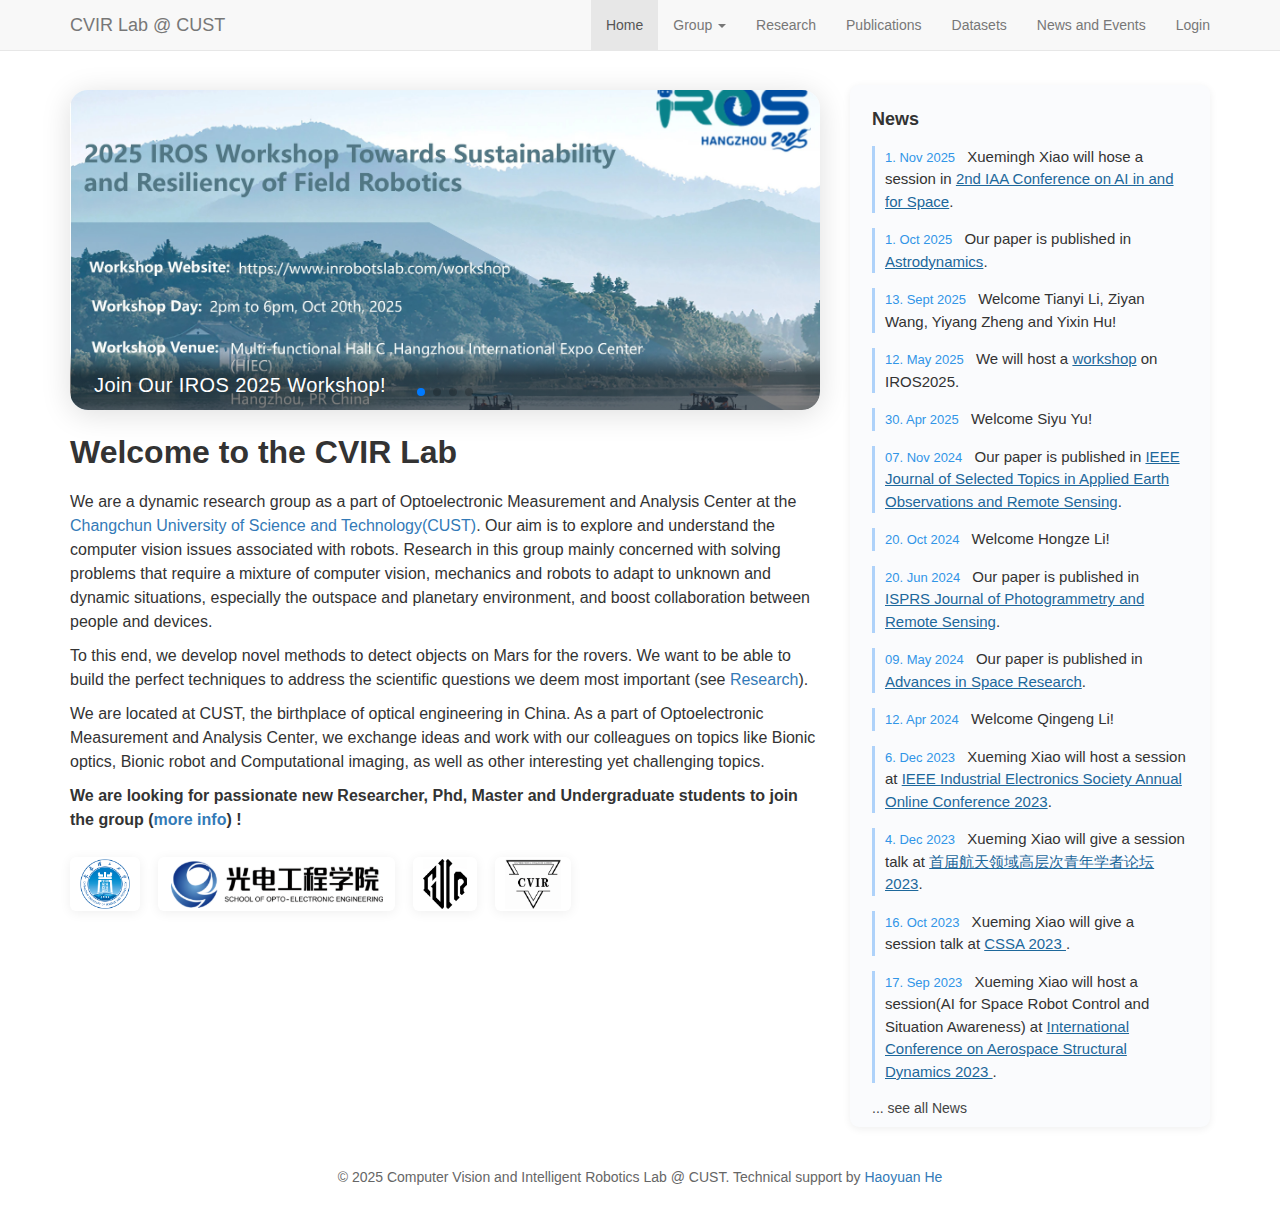
<file: index.html>
<!DOCTYPE html>
<html lang="en">
<head>
    <meta charset="UTF-8">
    <title>CVIR Lab</title>
    <meta name="viewport" content="width=device-width, initial-scale=1">

    <link rel="icon" type="image/jpg" href="/images/favicon/favicon.jpg">

    <!-- Bootstrap 3 -->
    <link rel="stylesheet"
          href="https://cdn.jsdelivr.net/npm/bootstrap@3.4.1/dist/css/bootstrap.min.css">
    <link rel="stylesheet" href="https://cdn.jsdelivr.net/npm/swiper@11/swiper-bundle.min.css" />
    <link rel="stylesheet" href="/css/main.css">

</head>

<body class="index-home">
<!-- 顶部导航栏 -->
<nav class="navbar navbar-default navbar-fixed-top">
    <div class="container">
        <div class="navbar-header">
            <button type="button" class="navbar-toggle collapsed" data-toggle="collapse" data-target="#navbar-main">
                <span class="sr-only">Toggle navigation</span>
                <span class="icon-bar"></span><span class="icon-bar"></span><span class="icon-bar"></span>
            </button>
            <a class="navbar-brand" href="/">CVIR Lab @ CUST</a>
        </div>
        <div class="collapse navbar-collapse" id="navbar-main">
            <ul class="nav navbar-nav navbar-right">
                <li class="active"><a href="/index.html">Home</a></li>
                <!-- 改成下拉菜单的 Group -->
                <li class="dropdown">
                    <a href="/Group" class="dropdown-toggle" data-toggle="dropdown" role="button" aria-haspopup="true" aria-expanded="false">
                        Group <span class="caret"></span>
                    </a>
                    <ul class="dropdown-menu">
                        <li><a href="/Group/leader.html">Leader</a></li>
                        <li><a href="/Group/PhdAndMsc.html">PhD Student and Msc Student</a></li>
                        <li><a href="/Group/alumni.html">Alumni</a></li>
                        <li><a href="/Group/collaborators.html">Collaborators</a></li>
                        <li><a href="/Group/visandbsc.html">Bachelor students and Visitors</a></li>
                    </ul>
                </li>
                <li><a href="/research.html">Research</a></li>
                <li><a href="/publications.html">Publications</a></li>
                <li><a href="/dataset.html">Datasets</a></li>
                <li><a href="/News.html">News and Events</a></li>
                <li><a href="https://cvirlab.cn2.quickconnect.cn">Login</a></li>
            </ul>
        </div>
    </div>
</nav>


<!-- 主体部分：两栏 -->
<div class="container">
    <div class="row">
        <!-- ===== 主内容 ===== -->
        <div class="col-md-8 main-content">
            <!-- 轮播图 -->
            <div class="swiper mySwiper">
                <div class="swiper-wrapper">

                    <!-- 加超链接版 -->
                    <div class="swiper-slide">
                        <a href="https://www.inrobotslab.com/workshop.html" target="_blank">
                        <img src="/images/workshop/IROSWorkshop.jpg" alt="Banner 1">
                        <div class="slide-caption">Join Our IROS 2025 Workshop!</div>
                        </a>
                    </div>

                    <!-- 不加超链接版 -->
                    <div class="swiper-slide">
                        <img src="/images/homepic/Group1.png" alt="Banner 2">
                    </div>
                    
                    <!-- 不加超链接版 -->
                    <div class="swiper-slide">
                        <img src="/images/homepic/Group2.png" alt="Banner 3">
                    </div>
                                        
                    <!-- 不加超链接版 -->
                    <div class="swiper-slide">
                        <img src="/images/homepic/Group4.jpg" alt="Banner 4">
                    </div>
                    
                    <!-- 更多图片可继续添加 -->
                </div>
                <div class="swiper-pagination"></div>
            </div>
            <!-- 介绍内容 -->
            <h1>Welcome to the CVIR Lab</h1>
            <p>
                We are a dynamic research group as a part of Optoelectronic Measurement and Analysis Center at the
                <a href="https://en.cust.edu.cn/" target="_blank">Changchun University of Science and Technology(CUST)</a>.
                Our aim is to explore and understand the computer vision issues associated with robots. Research in this group
                mainly concerned with solving problems that require a mixture of computer vision, mechanics and robots to adapt
                to unknown and dynamic situations, especially the outspace and planetary environment, and boost collaboration
                between people and devices.
            </p>
            <p>
                To this end, we develop novel methods to detect objects on Mars for the rovers. We want to be able to build
                the perfect techniques to address the scientific questions we deem most important (see <a href="/research/">Research</a>).
            </p>
            <p>
                We are located at CUST, the birthplace of optical engineering in China. As a part of Optoelectronic Measurement
                and Analysis Center, we exchange ideas and work with our colleagues on topics like Bionic optics, Bionic robot
                and Computational imaging, as well as other interesting yet challenging topics.
            </p>
            <p>
                <strong style="font-size:16px;">
                    We are looking for passionate new Researcher, Phd, Master and Undergraduate students to join the group
                    (<a href="/people/">more info</a>) !
                </strong>
            </p>
            <!-- LOGO栏 -->
            <div class="lab-logos">
                <img src="/images/logopic/cust-logo.png" alt="CUST">
                <img src="/images/logopic/oe.png" alt="School of Opto-Electronic">
                <img src="/images/homepic/cvirlogofill.jpg" alt="CVIR Lab">
                <img src="/images/homepic/newcvirlogo2.jpg" alt="Robot Lab">
            </div>
        </div>

        <!-- ===== 侧边新闻栏 =====  最好只放十一个-->
        <div class="col-md-4"  style="margin-top:25px;">
            <div class="side-news">
                <h4>News</h4>
                <ul class="news-list">
                    <li><span class="news-date">1. Nov 2025</span>
                        Xuemingh Xiao will hose a session in <a href="https://www.susaa.org.cn/iaaspaice/">2nd IAA Conference on AI in and for Space</a>.
                    </li>
                    <li><span class="news-date">1. Oct 2025</span>
                        Our paper is published in <a href="https://doi.org/10.1007/s42064-024-0260-2">Astrodynamics</a>.
                    </li>
                    <li><span class="news-date">13. Sept 2025</span>
                        Welcome Tianyi Li, Ziyan Wang, Yiyang Zheng and Yixin Hu!
                    </li>
                    <li><span class="news-date">12. May 2025</span>
                        We will host a <a href="https://www.inrobotslab.com/workshop.html">workshop</a> on IROS2025.
                    </li>
                    <li><span class="news-date">30. Apr 2025</span>
                        Welcome Siyu Yu!
                    </li>
                    <li><span class="news-date">07. Nov 2024</span>
                        Our paper is published in <a href="https://doi.org/10.1109/JSTARS.2024.3492346">IEEE Journal of Selected Topics in Applied Earth Observations and Remote Sensing</a>.
                    </li>
                    <li><span class="news-date">20. Oct 2024</span>
                        Welcome Hongze Li!
                    </li>
                    <li><span class="news-date">20. Jun 2024</span>
                        Our paper is published in <a href="https://doi.org/10.1016/j.isprsjprs.2024.06.008">ISPRS Journal of Photogrammetry and Remote Sensing</a>.
                    </li>
                    <li><span class="news-date">09. May 2024</span>
                        Our paper is published in <a href="https://doi.org/10.1016/j.asr.2024.05.011">Advances in Space Research</a>.
                    </li>
                    <li><span class="news-date">12. Apr 2024</span>
                        Welcome Qingeng Li!
                    </li>
                    <li><span class="news-date">6. Dec 2023</span>
                        Xueming Xiao will host a session at <a href="#">IEEE Industrial Electronics Society Annual Online Conference 2023</a>.
                    </li>
                    <li><span class="news-date">4. Dec 2023</span>
                        Xueming Xiao will give a session talk at <a href="#">首届航天领域高层次青年学者论坛 2023</a>.
                    </li>
                    <li><span class="news-date">16. Oct 2023</span>
                        Xueming Xiao will give a session talk at <a href="http://cssa2023.cssr.org.cn/meeting/cssa2023/"> CSSA 2023 </a>.
                    </li>
                    <li><span class="news-date">17. Sep 2023</span>
                        Xueming Xiao will host a session(AI for Space Robot Control and Situation Awareness) at <a href="https://www.icasd.cn/index/index.html"> International Conference on Aerospace Structural Dynamics 2023 </a>.
                    </li>

                </ul>
                <a class="news-more" href="/News.html">... see all News</a>
            </div>
        </div>
    </div>
</div>

<footer>
    © 2025 Computer Vision and Intelligent Robotics Lab @ CUST. Technical support by <a href="https://github.com/CRsaMmiisssV">Haoyuan He</a>
</footer>

<!-- Bootstrap JS -->
<script src="https://cdn.jsdelivr.net/npm/jquery@3.7.1/dist/jquery.min.js"></script>
<script src="https://cdn.jsdelivr.net/npm/bootstrap@3.4.1/dist/js/bootstrap.min.js"></script>
<script src="https://cdn.jsdelivr.net/npm/swiper@11/swiper-bundle.min.js"></script>
<script>
    var swiper = new Swiper(".mySwiper", {
        loop: true,
        autoplay: { delay: 3200, disableOnInteraction: false },
        pagination: { el: ".swiper-pagination", clickable: true },
        effect: "slide",
        speed: 700,
    });
</script>
</body>
</html>
</file>
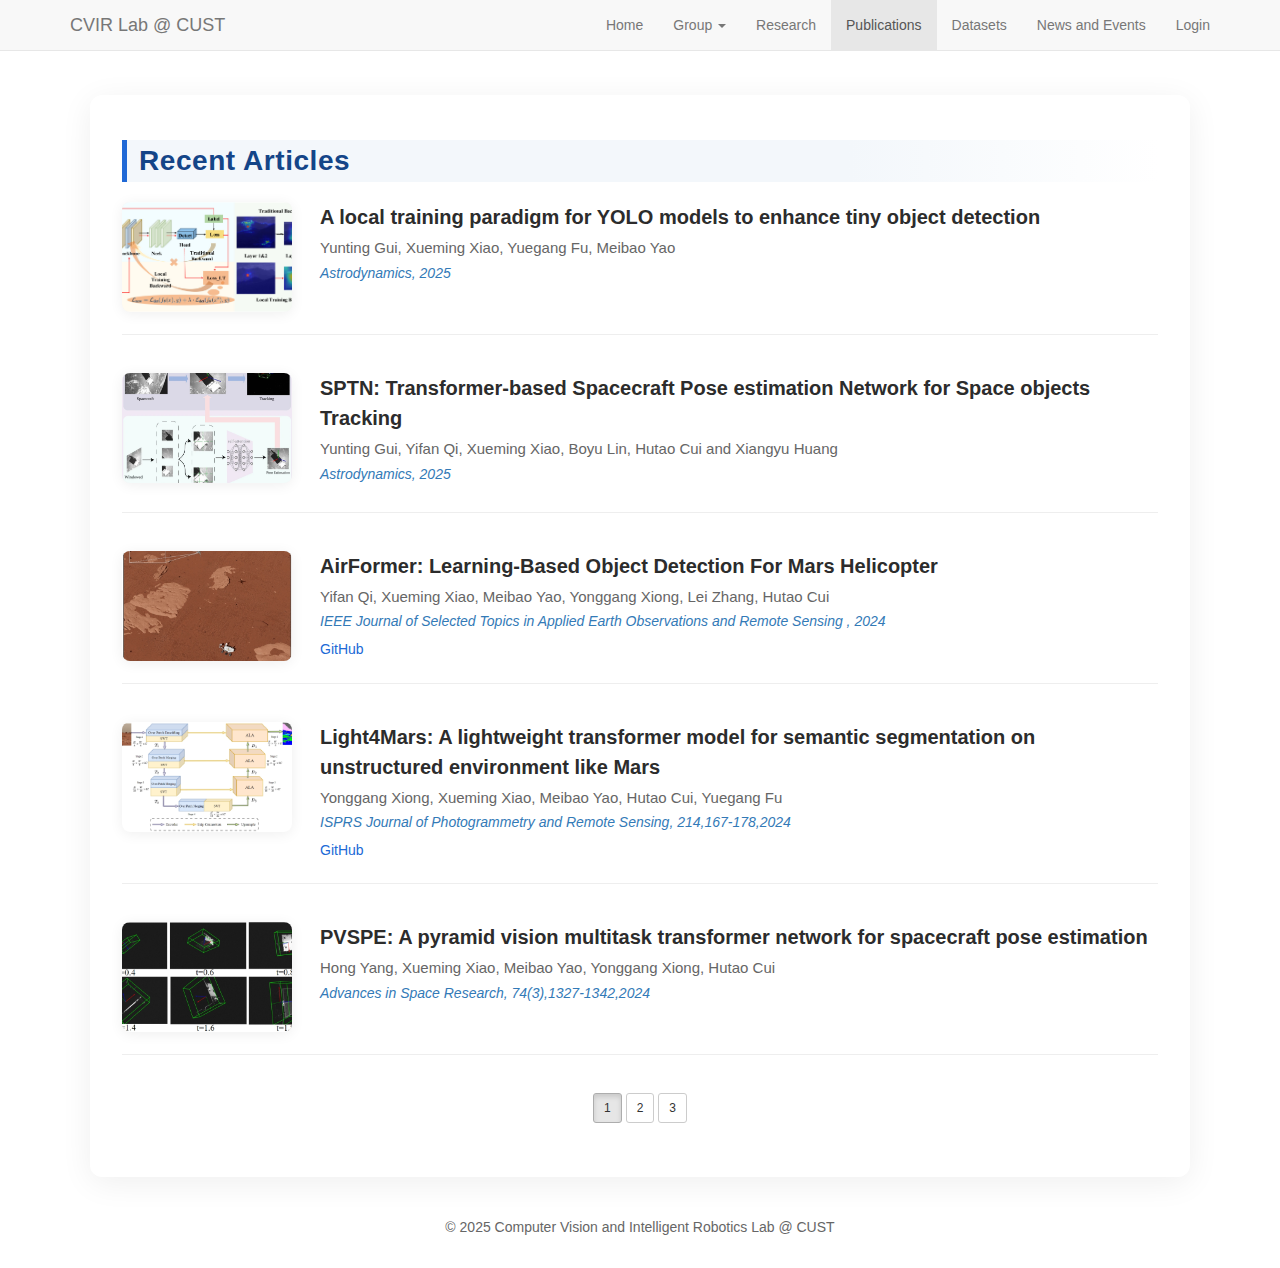
<file: publications.html>
<!DOCTYPE html>
<html lang="en">
<head>
  <meta charset="UTF-8">
  <title>Publications - CVIR Lab</title>
  <meta name="viewport" content="width=device-width, initial-scale=1">
  <link rel="icon" type="image/jpg" href="/images/favicon/favicon.jpg">
  <link rel="stylesheet" href="https://cdn.jsdelivr.net/npm/bootstrap@3.4.1/dist/css/bootstrap.min.css">
  <link rel="stylesheet" href="/css/main.css">
  <style>
    /* 只给 Publications 页面用 */
    .pub-main {
      max-width: 1100px;
      margin: 45px auto 40px auto;
      background: #fff;
      border-radius: 12px;
      box-shadow: 0 6px 32px #0001;
      padding: 15px 32px 36px 32px;
    }

    .pub-section-title {
      font-size: 28px;
      font-weight: 600;
      margin: 30px 0 20px 0;
      border-left: 5px solid #2069d6;
      padding-left: 12px;
      letter-spacing: 0.02em;
      color: #144588;
      background: linear-gradient(90deg,#f3f7fb 70%,#fff 100%);
    }
    .pub-list {
      list-style: none;
      margin: 0; padding: 0;
    }
    .pub-item {
      display: flex;
      align-items: flex-start;
      gap: 28px;
      margin-bottom: 38px;
      border-bottom: 1px solid #eee;
      padding-bottom: 22px;
    }
    .pub-thumb {
      width: 170px;
      min-width: 130px;
      height: 110px;
      background: #f6f6f6;
      border-radius: 8px;
      overflow: hidden;
      display: flex;
      align-items: center;
      justify-content: center;
      box-shadow: 0 2px 14px #0001;
    }
    .pub-thumb img {
      width: 100%;
      height: 100%;
      object-fit: cover;
    }
    .pub-info {
      flex: 1;
    }
    .pub-title {
      font-size: 20px;
      font-weight: 600;
      color: #2c2c2c;
      margin-bottom: 5px;
    }
    .pub-authors {
      color: #666;
      margin-bottom: 3px;
      font-size: 15px;
    }
    .pub-journal {
      font-style: italic;
      color: #2069d6;
      margin-bottom: 5px;
    }
    .pub-links {
      margin-top: 7px;
    }
    .pub-links a {
      font-size: 14px;
      margin-right: 18px;
      color: #2069d6;
    }
    @media (max-width: 767px) {
      .pub-main { padding: 12px 2vw; }
      .pub-item { flex-direction: column; gap: 14px; }
      .pub-thumb { width: 100%; height: 130px; }
    }
  </style>
</head>

<body>
<!-- 顶部导航栏（省略，直接复用你的主站导航） -->
<nav class="navbar navbar-default navbar-fixed-top">
  <div class="container">
    <div class="navbar-header">
      <button type="button" class="navbar-toggle collapsed" data-toggle="collapse" data-target="#navbar-main">
        <span class="sr-only">Toggle navigation</span>
        <span class="icon-bar"></span><span class="icon-bar"></span><span class="icon-bar"></span>
      </button>
      <a class="navbar-brand" href="/">CVIR Lab @ CUST</a>
    </div>
    <div class="collapse navbar-collapse" id="navbar-main">
      <ul class="nav navbar-nav navbar-right">
        <li><a href="/index.html">Home</a></li>
        <li class="dropdown">
          <a href="/Group" class="dropdown-toggle" data-toggle="dropdown" role="button" aria-haspopup="true" aria-expanded="false">
            Group <span class="caret"></span>
          </a>
          <ul class="dropdown-menu">
            <li><a href="/Group/leader.html">Leader</a></li>
            <li><a href="/Group/PhdAndMsc.html">PhD Student and Msc Student</a></li>
            <li><a href="/Group/alumni.html">Alumni</a></li>
            <li><a href="/Group/collaborators.html">Collaborators</a></li>
            <li><a href="/Group/visandbsc.html">Bachelor students and Visitors</a></li>
          </ul>
        </li>
        <li><a href="/research.html">Research</a></li>
        <li class="active"><a href="/publications.html">Publications</a></li>
        <li><a href="/dataset.html">Datasets</a></li>
        <li><a href="/News.html">News and Events</a></li>
        <li><a href="https://cvirlab.cn2.quickconnect.cn">Login</a></li>
      </ul>
    </div>
  </div>
</nav>

<!-- 主体内容区块 -->
<div class="pub-main">
  <div class="pub-section-title">Recent Articles</div>
  <ul class="pub-list" id="pub-list">


    <li class="pub-item">
      <div class="pub-thumb">
        <img src="/images/publicationpic/lr.jpg" alt="Paper Thumbnail">
      </div>
      <div class="pub-info">
        <div class="pub-title">A local training paradigm for YOLO models to enhance tiny object detection</div>
        <div class="pub-authors">Yunting Gui, Xueming Xiao, Yuegang Fu, Meibao Yao</div>
        <div class="pub-journal"><a href="https://doi.org/10.1007/s42064-024-0260-2">Astrodynamics, 2025</a></div>
      </div>
    </li>

    <li class="pub-item">
      <div class="pub-thumb">
        <img src="/images/publicationpic/sptn.png" alt="Paper Thumbnail">
      </div>
      <div class="pub-info">
        <div class="pub-title">SPTN: Transformer-based Spacecraft Pose estimation Network for Space objects Tracking</div>
        <div class="pub-authors">Yunting Gui, Yifan Qi, Xueming Xiao, Boyu Lin, Hutao Cui and Xiangyu Huang</div>
        <div class="pub-journal"><a href="https://doi.org/10.1007/s42064-024-0260-2">Astrodynamics, 2025</a></div>
      </div>
    </li>
    
    <li class="pub-item">
      <div class="pub-thumb">
        <img src="/images/publicationpic/airformer.png" alt="Paper Thumbnail">
      </div>
      <div class="pub-info">
        <div class="pub-title">AirFormer: Learning-Based Object Detection For Mars Helicopter</div>
        <div class="pub-authors">Yifan Qi, Xueming Xiao, Meibao Yao, Yonggang Xiong, Lei Zhang, Hutao Cui</div>
        <div class="pub-journal"><a href="https://doi.org/10.1109/JSTARS.2024.3492346">IEEE Journal of Selected Topics in Applied Earth Observations and Remote Sensing , 2024</a></div>
        <div class="pub-links">
          <a href="https://github.com/CVIR-Lab/SynMars/tree/SynMars-Air">GitHub</a>
        </div>
      </div>
    </li>


    <li class="pub-item">
      <div class="pub-thumb">
        <img src="/images/publicationpic/light4mars.png" alt="Paper Thumbnail">
      </div>
      <div class="pub-info">
        <div class="pub-title">Light4Mars: A lightweight transformer model for semantic segmentation on unstructured environment like Mars</div>
        <div class="pub-authors">Yonggang Xiong, Xueming Xiao, Meibao Yao, Hutao Cui, Yuegang Fu</div>
        <div class="pub-journal"><a href="https://doi.org/10.1016/j.isprsjprs.2024.06.008">ISPRS Journal of Photogrammetry and Remote Sensing, 214,167-178,2024</a></div>
        <div class="pub-links">
          <a href="https://github.com/CVIR-Lab/SynMars/tree/SynMars-TW">GitHub</a>
        </div>
      </div>
    </li>

    <li class="pub-item">
      <div class="pub-thumb">
        <img src="/images/publicationpic/pvspe.png" alt="Paper Thumbnail">
      </div>
      <div class="pub-info">
        <div class="pub-title">PVSPE: A pyramid vision multitask transformer network for spacecraft pose estimation</div>
        <div class="pub-authors">Hong Yang, Xueming Xiao, Meibao Yao, Yonggang Xiong, Hutao Cui</div>
        <div class="pub-journal"><a href="https://doi.org/10.1016/j.asr.2024.05.011">Advances in Space Research, 74(3),1327-1342,2024</a></div>
      </div>
    </li>
    

    <li class="pub-item">
      <div class="pub-thumb">
        <img src="/images/publicationpic/marsformer.png" alt="Paper Thumbnail">
      </div>
      <div class="pub-info">
        <div class="pub-title">MarsFormer: Martian Rock Semantic Segmentation with Transformer</div>
        <div class="pub-authors">Yonggang Xiongu, Xueming Xiao, Meibao Yao, Haiqaing Li, Hong Yang, Yuegang Fu</div>
        <div class="pub-journal"><a href="https://ieeexplore.ieee.org/document/10210278">IEEE Transactions on Geoscience and Remote Sensing, 61,1-12,2023</a></div>
        <div class="pub-links">
          <a href="https://github.com/CVIR-Lab/SynMars">Github</a>
        </div>
      </div>
    </li>


    <li class="pub-item">
      <div class="pub-thumb">
        <img src="/images/publicationpic/rockformer.png" alt="Paper Thumbnail">
      </div>
      <div class="pub-info">
        <div class="pub-title">RockFormer: A U-Shaped Transformer Network for Martian Rock Segmentation</div>
        <div class="pub-authors">Haiqaing Liu, Meibao Yao, Xueming Xiao, Yonggang Xiong</div>
        <div class="pub-journal"><a href="https://doi.org/10.1109/TGRS.2023.3235525">IEEE Transactions on Geoscience and Remote Sensing 61, 1-16, 2023</a></div>
        <div class="pub-links">
          <a href="https://ieee-dataport.org/documents/marsdata-v2-rock-segmentation-dataset-real-martian-scenes">IEEEDataPort</a>
        </div>
      </div>
    </li>

    <li class="pub-item">
      <div class="pub-thumb">
        <img src="/images/publicationpic/icra2023model.jpg" alt="Paper Thumbnail">
      </div>
      <div class="pub-info">
        <div class="pub-title">DC-MOT: Motion Deblurring and Compensation for Multi-Object Tracking in UAV Videos</div>
        <div class="pub-authors">Song Cheng, Meibao Yao, Xueming Xiao</div>
        <div class="pub-journal"><a href="https://www.icra2023.org/welcome">IEEE International Conference on Robotics and Automation (ICRA) (2023), ExCel London</a></div>
        <div class="pub-links">
        </div>
      </div>
    </li>


    <li class="pub-item">
      <div class="pub-thumb">
        <img src="/images/publicationpic/tnnls.png" alt="Paper Thumbnail">
      </div>
      <div class="pub-info">
        <div class="pub-title">A Kernel-Based Multi-Featured Rock Modeling and Detection Framework for a Mars Rover</div>
        <div class="pub-authors">Xiao, X., Yao, M., Liu, H., Wang, J., Zhang, L., & Fu, Y</div>
        <div class="pub-journal"><a href="https://doi.org/10.1109/TNNLS.2021.3131206">IEEE Transactions on Neural Networks and Learning Systems (2021)</a></div>
        <div class="pub-links">
        </div>
      </div>
    </li>


    <li class="pub-item">
      <div class="pub-thumb">
        <img src="/images/publicationpic/twostage.png" alt="Paper Thumbnail">
      </div>
      <div class="pub-info">
        <div class="pub-title">Safe Mars landing strategy: Towards lidar-based high altitude hazard detection</div>
        <div class="pub-authors">Xueming Xiao, Meibao Yao, Hutao Cui, Yuegang Fu</div>
        <div class="pub-journal"><a href="https://doi.org/10.1016/j.asr.2019.01.005">Advances in Space Research 63, 8 (2019)</a></div>
        <div class="pub-links">
        </div>
      </div>
    </li>

    <li class="pub-item">
      <div class="pub-thumb">
        <img src="/images/publicationpic/5dof.png" alt="Paper Thumbnail">
      </div>
      <div class="pub-info">
        <div class="pub-title">Auto rock detection via sparse-based background modeling for mars rover</div>
        <div class="pub-authors">Xueming Xiao, Hutao Cui, Meibao Yao, Yuegang Fu, Wanqiang Qi</div>
        <div class="pub-journal"><a href="https://doi.org/10.1109/CEC.2018.8477665">IEEE Congress on Evolutionary Computation (CEC). IEEE, 2018</a></div>
        <div class="pub-links">
        </div>
      </div>
    </li>


    <li class="pub-item">
      <div class="pub-thumb">
        <img src="/images/publicationpic/rc.png" alt="Paper Thumbnail">
      </div>
      <div class="pub-info">
        <div class="pub-title">Autonomous rock detection on mars through region contrast</div>
        <div class="pub-authors">Xueming Xiao, Hutao Cui, Meibao Yao, Yang Tian</div>
        <div class="pub-journal"><a href="https://doi.org/10.1016/j.asr.2017.04.028">Advances in Space Research 60, 3 (2017)</a></div>
        <div class="pub-links">
        </div>
      </div>
    </li>


    <li class="pub-item">
      <div class="pub-thumb">
        <img src="/images/publicationpic/planefit.png" alt="Paper Thumbnail">
      </div>
      <div class="pub-info">
        <div class="pub-title">Robust plane fitting algorithm for landing hazard detection</div>
        <div class="pub-authors">Xueming Xiao, Hutao Cui, Yang Tian</div>
        <div class="pub-journal"><a href="https://doi.org/10.1109/TAES.2015.140378">IEEE Transactions on Aerospace and Electronic Systems 51, 4 (2015)</a></div>
        <div class="pub-links">
        </div>
      </div>
    </li>

    <!-- ... 更多论文 ... -->
  </ul>
  <div id="pub-pagination" class="text-center" style="margin:18px 0;"></div>
</div>

<footer>
  © 2025 Computer Vision and Intelligent Robotics Lab @ CUST
</footer>

<!-- Bootstrap JS -->
<script src="https://cdn.jsdelivr.net/npm/jquery@3.7.1/dist/jquery.min.js"></script>
<script src="https://cdn.jsdelivr.net/npm/bootstrap@3.4.1/dist/js/bootstrap.min.js"></script>


<script>
  // ======== 简单静态分页（每页5条）=========
  $(function(){
    var pageSize = 5;
    var $pub = $('#pub-list > li');
    var pageCount = Math.ceil($pub.length / pageSize);

    function showPage(page){
      $pub.hide();
      $pub.slice((page-1)*pageSize, page*pageSize).show();
      // 分页栏
      var pagHtml = '';
      for(var i=1; i<=pageCount; i++){
        pagHtml += '<button class="btn btn-sm btn-default'+(i==page?' active':'')+'" style="margin:0 2px;" data-p="'+i+'">'+i+'</button>';
      }
      $('#pub-pagination').html(pagHtml);
    }

    // 默认显示第一页
    showPage(1);
    // 点击分页
    $('#pub-pagination').on('click', 'button', function(){
      showPage(Number($(this).data('p')));
      window.scrollTo({top:$('.pub-main').offset().top-30,behavior:'smooth'});
    });
  });
</script>

</body>
</html>
</file>
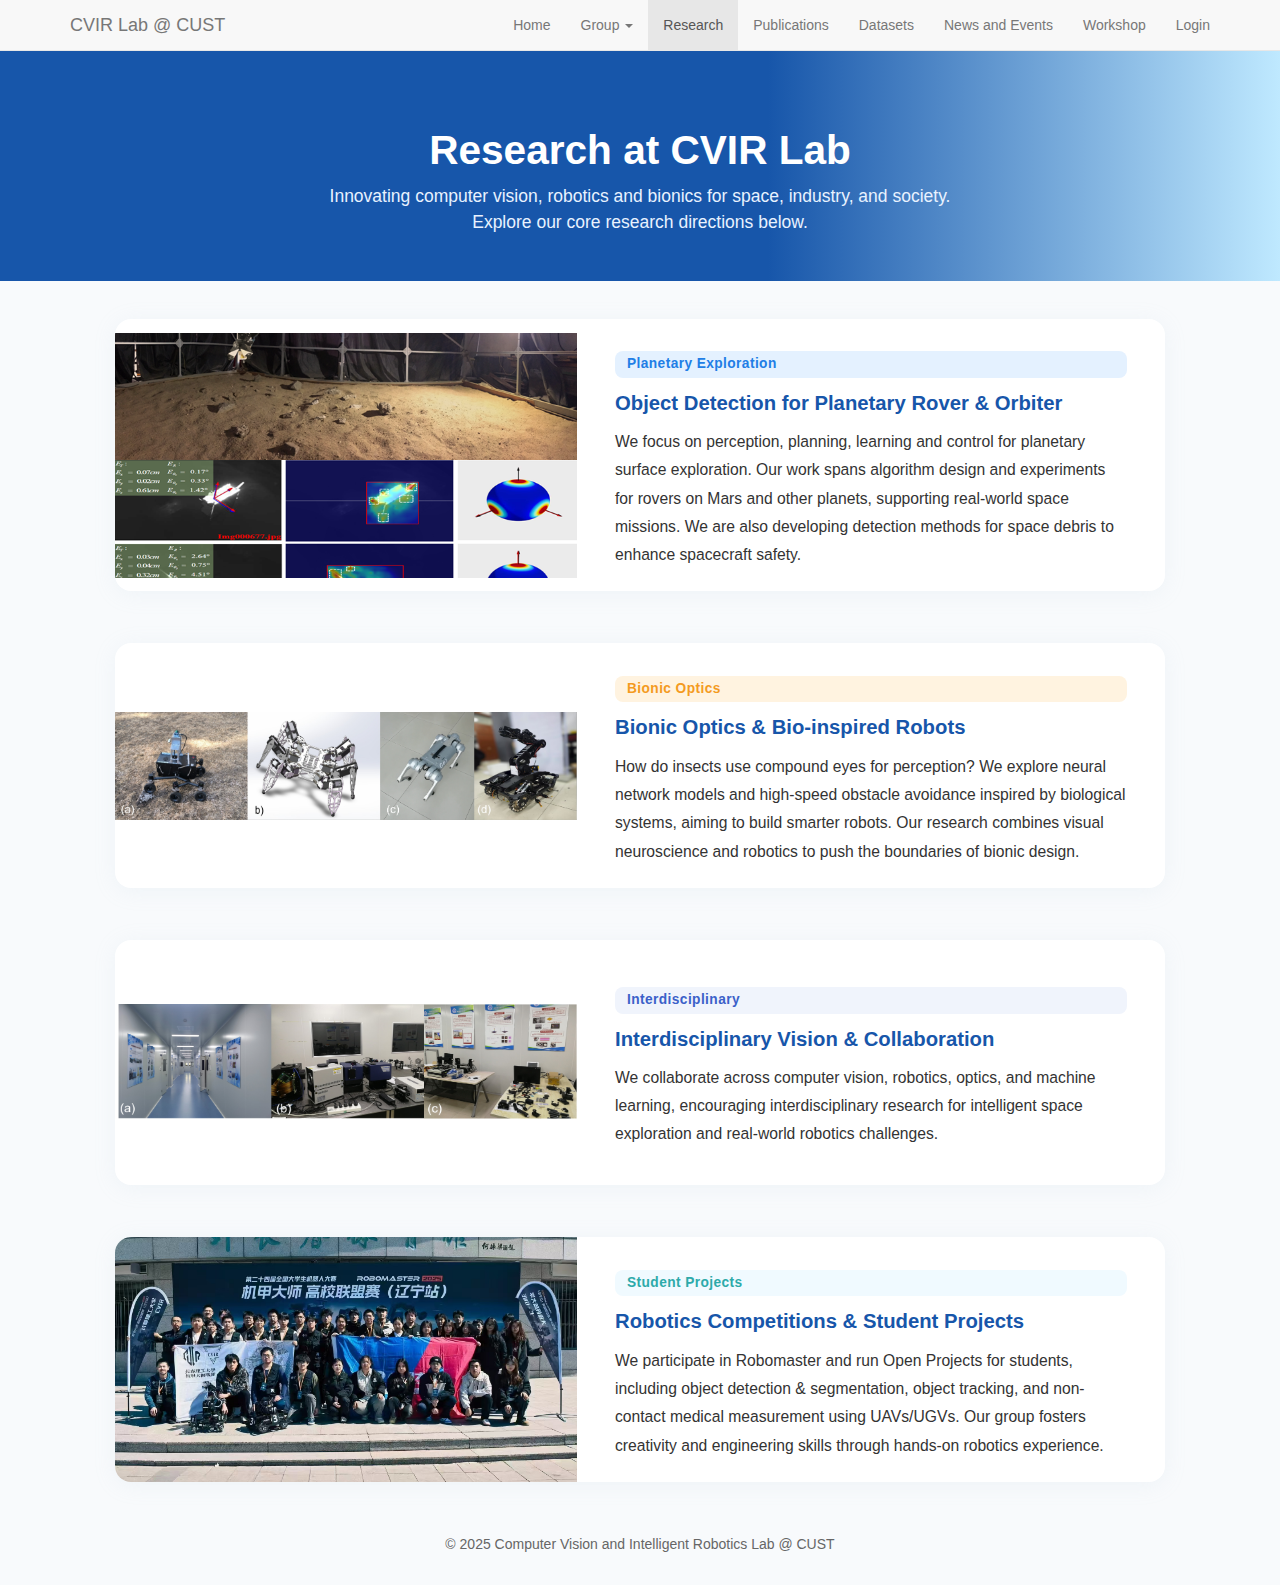
<file: research.html>
<!DOCTYPE html>
<html lang="en">
<head>
    <meta charset="UTF-8">
    <title>Research - CVIR Lab</title>
    <meta name="viewport" content="width=device-width, initial-scale=1">
    <link rel="icon" type="image/jpg" href="/images/favicon/favicon.jpg">
    <link rel="stylesheet" href="https://cdn.jsdelivr.net/npm/bootstrap@3.4.1/dist/css/bootstrap.min.css">
    <link rel="stylesheet" href="/css/main.css">

<!--    这一页的样式写在页面内了-->
    <style>
        body { background: #f8fafc; }
        .research-header {
            width: 100%;
            background: linear-gradient(90deg, #1756aa 60%, #bfe9ff 100%);
            color: #fff;
            padding: 58px 0 36px 0;
            text-align: center;
            margin-bottom: 38px;
        }
        .research-header h1 { font-size: 2.9em; font-weight: 800; margin-bottom: 10px; }
        .research-header p { font-size: 1.25em; color: #e8f2ff; }

        .research-list { max-width: 1050px; margin: 0 auto; }
        .research-card {
            display: flex; align-items: center; margin-bottom: 52px;
            background: #fff; border-radius: 16px; box-shadow: 0 3px 22px #b5cbdb21;
            overflow: hidden; min-height: 245px;
            transition: box-shadow .18s;
        }
        .research-card:hover { box-shadow: 0 8px 36px #aac5e646; }
        .research-img {
            width: 44%; min-width: 220px; max-height: 245px; object-fit: cover;
            background: #e8eef2; display: block;
        }
        .research-content {
            flex: 1; padding: 32px 38px 22px 38px;
            display: flex; flex-direction: column; justify-content: center;
        }
        .research-title {
            font-size: 1.45em; font-weight: 700; color: #1756aa; margin-bottom: 10px;
        }
        .research-desc { color: #333; font-size: 1.12em; line-height: 1.8; }
        .research-tag {
            display: inline-block; background: #e4f1ff; color: #217ee6; border-radius: 8px;
            font-size: .98em; padding: 3px 12px; margin-bottom: 10px; font-weight: 600;
            letter-spacing: .03em;
        }
        @media (max-width: 900px) {
            .research-card { flex-direction: column; min-height: unset; }
            .research-img { width: 100%; max-height: 180px; }
            .research-content { padding: 22px 18px 18px 18px; }
        }
        @media (max-width: 480px) {
            .research-header h1 { font-size: 1.7em;}
            .research-content { padding: 18px 4vw 12px 4vw;}
        }
    </style>



</head>
<body>
<!-- ======= 顶部导航栏同主站 ======= -->
<nav class="navbar navbar-default navbar-fixed-top">
    <div class="container">
        <div class="navbar-header">
            <button type="button" class="navbar-toggle collapsed" data-toggle="collapse" data-target="#navbar-main">
                <span class="sr-only">Toggle navigation</span>
                <span class="icon-bar"></span><span class="icon-bar"></span><span class="icon-bar"></span>
            </button>
            <a class="navbar-brand" href="/">CVIR Lab @ CUST</a>
        </div>
        <div class="collapse navbar-collapse" id="navbar-main">
            <ul class="nav navbar-nav navbar-right">
                <li><a href="/index.html">Home</a></li>
                <li class="dropdown">
                    <a href="/Group" class="dropdown-toggle" data-toggle="dropdown" role="button" aria-haspopup="true" aria-expanded="false">
                        Group <span class="caret"></span>
                    </a>
                    <ul class="dropdown-menu">
                        <li><a href="/Group/leader.html">Leader</a></li>
                        <li><a href="/Group/PhdAndMsc.html">PhD Student and Msc Student</a></li>
                        <li><a href="/Group/alumni.html">Alumni</a></li>
                        <li><a href="/Group/collaborators.html">Collaborators</a></li>
                        <li><a href="/Group/visandbsc.html">Bachelor students and Visitors</a></li>
                    </ul>
                </li>
                <li class="active"><a href="/research.html">Research</a></li>
                <li><a href="/publications.html">Publications</a></li>
                <li><a href="/dataset.html">Datasets</a></li>
                <li><a href="/News.html">News and Events</a></li>
                <li><a href="/workshop.html">Workshop</a></li>
                <li><a href="https://cvirlab.cn2.quickconnect.cn">Login</a></li>
            </ul>
        </div>
    </div>
</nav>

<!-- ======= 顶部大横幅 ======= -->
<div class="research-header">
    <h1>Research at CVIR Lab</h1>
    <p>Innovating computer vision, robotics and bionics for space, industry, and society.<br>Explore our core research directions below.</p>
</div>

<div class="research-list">
    <!-- 研究方向1 -->
    <div class="research-card">
        <img class="research-img" src="/images/researchimage/research1.png" alt="Planetary Rover">
        <div class="research-content">
            <div class="research-tag">Planetary Exploration</div>
            <div class="research-title">Object Detection for Planetary Rover & Orbiter</div>
            <div class="research-desc">
                We focus on perception, planning, learning and control for planetary surface exploration. Our work spans algorithm design and experiments for rovers on Mars and other planets, supporting real-world space missions. We are also developing detection methods for space debris to enhance spacecraft safety.
            </div>
        </div>
    </div>

    <!-- 研究方向2 -->
    <div class="research-card">
        <img class="research-img" src="/images/researchimage/research2.png" alt="Bionic Vision">
        <div class="research-content">
            <div class="research-tag" style="background:#fff3e0;color:#f49b1f;">Bionic Optics</div>
            <div class="research-title">Bionic Optics & Bio-inspired Robots</div>
            <div class="research-desc">
                How do insects use compound eyes for perception? We explore neural network models and high-speed obstacle avoidance inspired by biological systems, aiming to build smarter robots. Our research combines visual neuroscience and robotics to push the boundaries of bionic design.
            </div>
        </div>
    </div>

    <!-- 研究方向3 -->
    <div class="research-card">
        <img class="research-img" src="/images/researchimage/research3.jpg" alt="Collaboration">
        <div class="research-content">
            <div class="research-tag" style="background:#f0f4fc;color:#3b61c9;">Interdisciplinary</div>
            <div class="research-title">Interdisciplinary Vision & Collaboration</div>
            <div class="research-desc">
                We collaborate across computer vision, robotics, optics, and machine learning, encouraging interdisciplinary research for intelligent space exploration and real-world robotics challenges.
            </div>
        </div>
    </div>

   <!-- 研究方向4 -->
    <div class="research-card">
        <img class="research-img" src="/images/researchimage/RoboM.jpg" alt="Robotics Competition">
        <div class="research-content">
            <div class="research-tag" style="background:#f0faff;color:#2daaaa;">Student Projects</div>
            <div class="research-title">Robotics Competitions & Student Projects</div>
            <div class="research-desc">
                We participate in Robomaster and run Open Projects for students, including object detection & segmentation, object tracking, and non-contact medical measurement using UAVs/UGVs. Our group fosters creativity and engineering skills through hands-on robotics experience.
            </div>
        </div>
    </div>

</div>

<footer>
    © 2025 Computer Vision and Intelligent Robotics Lab @ CUST
</footer>
<script src="https://cdn.jsdelivr.net/npm/jquery@3.7.1/dist/jquery.min.js"></script>
<script src="https://cdn.jsdelivr.net/npm/bootstrap@3.4.1/dist/js/bootstrap.min.js"></script>
</body>
</html>
</file>
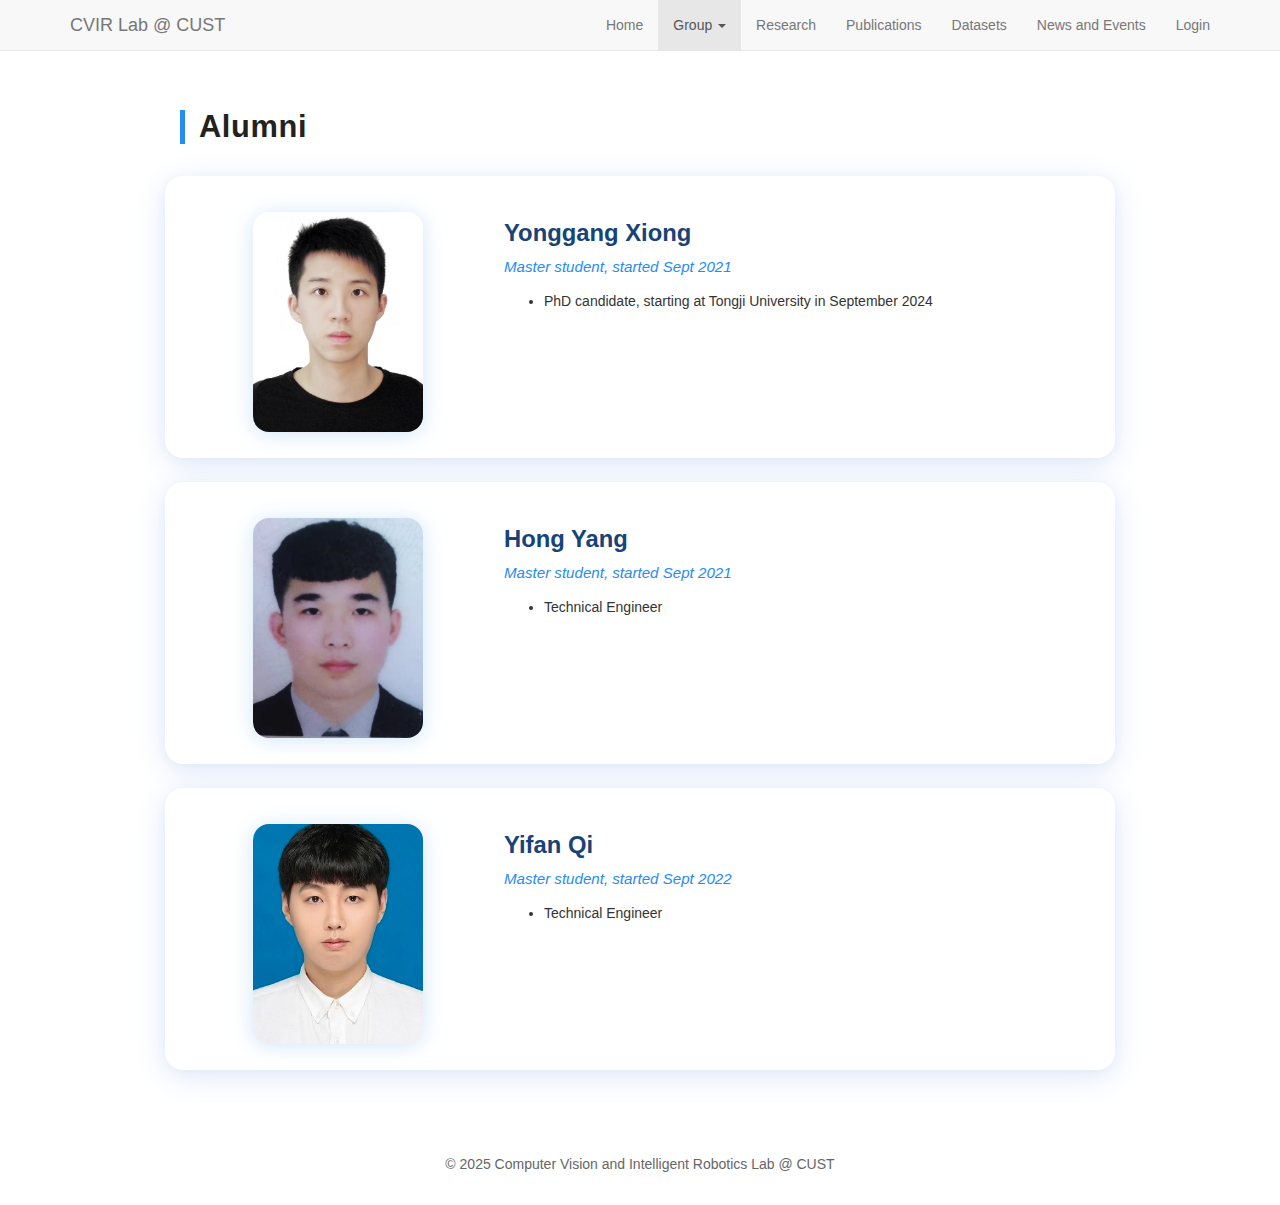
<file: Group/alumni.html>
<!DOCTYPE html>
<html lang="en">
<head>
    <meta charset="UTF-8">
    <title>CVIR Lab</title>
    <meta name="viewport" content="width=device-width, initial-scale=1">

    <link rel="icon" type="image/jpg" href="/images/favicon/favicon.jpg">

    <!-- Bootstrap 3 -->
    <link rel="stylesheet"
          href="https://cdn.jsdelivr.net/npm/bootstrap@3.4.1/dist/css/bootstrap.min.css">

    <link rel="stylesheet" href="https://cdn.jsdelivr.net/npm/swiper@11/swiper-bundle.min.css" />
    <link rel="stylesheet" href="/css/main.css">

</head>

<body class="index-home">
<!-- 顶部导航栏 -->
<nav class="navbar navbar-default navbar-fixed-top">
    <div class="container">
        <div class="navbar-header">
            <button type="button" class="navbar-toggle collapsed" data-toggle="collapse" data-target="#navbar-main">
                <span class="sr-only">Toggle navigation</span>
                <span class="icon-bar"></span><span class="icon-bar"></span><span class="icon-bar"></span>
            </button>
            <a class="navbar-brand" href="/">CVIR Lab @ CUST</a>
        </div>
        <div class="collapse navbar-collapse" id="navbar-main">
            <ul class="nav navbar-nav navbar-right">
                <li><a href="/index.html">Home</a></li>
                <!-- 改成下拉菜单的 Group -->
                <li class="dropdown active">
                    <a href="/Group" class="dropdown-toggle" data-toggle="dropdown" role="button" aria-haspopup="true" aria-expanded="false">
                        Group <span class="caret"></span>
                    </a>
                    <ul class="dropdown-menu">
                        <li><a href="/Group/leader.html">Leader</a></li>
                        <li><a href="/Group/PhdAndMsc.html">PhD Student and Msc Student</a></li>
                        <li><a href="/Group/alumni.html">Alumni</a></li>
                        <li><a href="/Group/collaborators.html">Collaborators</a></li>
                        <li><a href="/Group/visandbsc.html">Bachelor students and Visitors</a></li>
                    </ul>
                </li>
                <li><a href="/research.html">Research</a></li>
                <li><a href="/publications.html">Publications</a></li>
                <li><a href="/dataset.html">Datasets</a></li>
                <li><a href="/News.html">News and Events</a></li>
                <!--<li><a href="/workshop.html">Workshop</a></li>-->
                <li><a href="https://cvirlab.cn2.quickconnect.cn">Login</a></li>
            </ul>
        </div>
    </div>
</nav>

<!-- PhD & MSc Students -->
<div class="container leader-page" style="margin-top:40px;">
    <h1 class="leader-title">Alumni</h1>

        <!-- 1. Yonggang Xiong -->
        <div class="row leader-card">
            <div class="col-sm-4 leader-photo-wrap">
                <img class="leader-photo" src="/images/GroupPic/alumni/ygxiong.jpg" alt="Yonggang Xiong">
            </div>
            <div class="col-sm-8 leader-info">
                <h2 class="leader-name">Yonggang Xiong</h2>
                <div class="leader-title-role"><i>Master student, started Sept 2021</i></div>
                <ul>
                    <li>PhD candidate, starting at Tongji University in September 2024</li>
                </ul>
            </div>
        </div>

        <!-- 2. Hong Yang -->
        <div class="row leader-card">
            <div class="col-sm-4 leader-photo-wrap">
                <img class="leader-photo" src="/images/GroupPic/alumni/hyang.jpg" alt="Hong Yang">
            </div>
            <div class="col-sm-8 leader-info">
                <h2 class="leader-name">Hong Yang</h2>
                <div class="leader-title-role"><i>Master student, started Sept 2021</i></div>
                <ul>
                    <li>Technical Engineer</li>
                </ul>
            </div>
        </div>

        <!-- 3. Yifan Qi -->
        <div class="row leader-card">
            <div class="col-sm-4 leader-photo-wrap">
                <img class="leader-photo" src="/images/GroupPic/alumni/yifan.jpg" alt="Yifan Qi">
            </div>
            <div class="col-sm-8 leader-info">
                <h2 class="leader-name">Yifan Qi</h2>
                <div class="leader-title-role"><i>Master student, started Sept 2022</i></div>
                <ul>
                    <li>Technical Engineer</li>
                </ul>
            </div>
        </div>
    </div>



<footer>
    © 2025 Computer Vision and Intelligent Robotics Lab @ CUST
</footer>

<!-- Bootstrap JS -->
<script src="https://cdn.jsdelivr.net/npm/jquery@3.7.1/dist/jquery.min.js"></script>
<script src="https://cdn.jsdelivr.net/npm/bootstrap@3.4.1/dist/js/bootstrap.min.js"></script>
<script src="https://cdn.jsdelivr.net/npm/swiper@11/swiper-bundle.min.js"></script>
<script>
    var swiper = new Swiper(".mySwiper", {
        loop: true,
        autoplay: { delay: 3200, disableOnInteraction: false },
        pagination: { el: ".swiper-pagination", clickable: true },
        effect: "slide",
        speed: 700,
    });
</script>
</body>
</html>
</file>
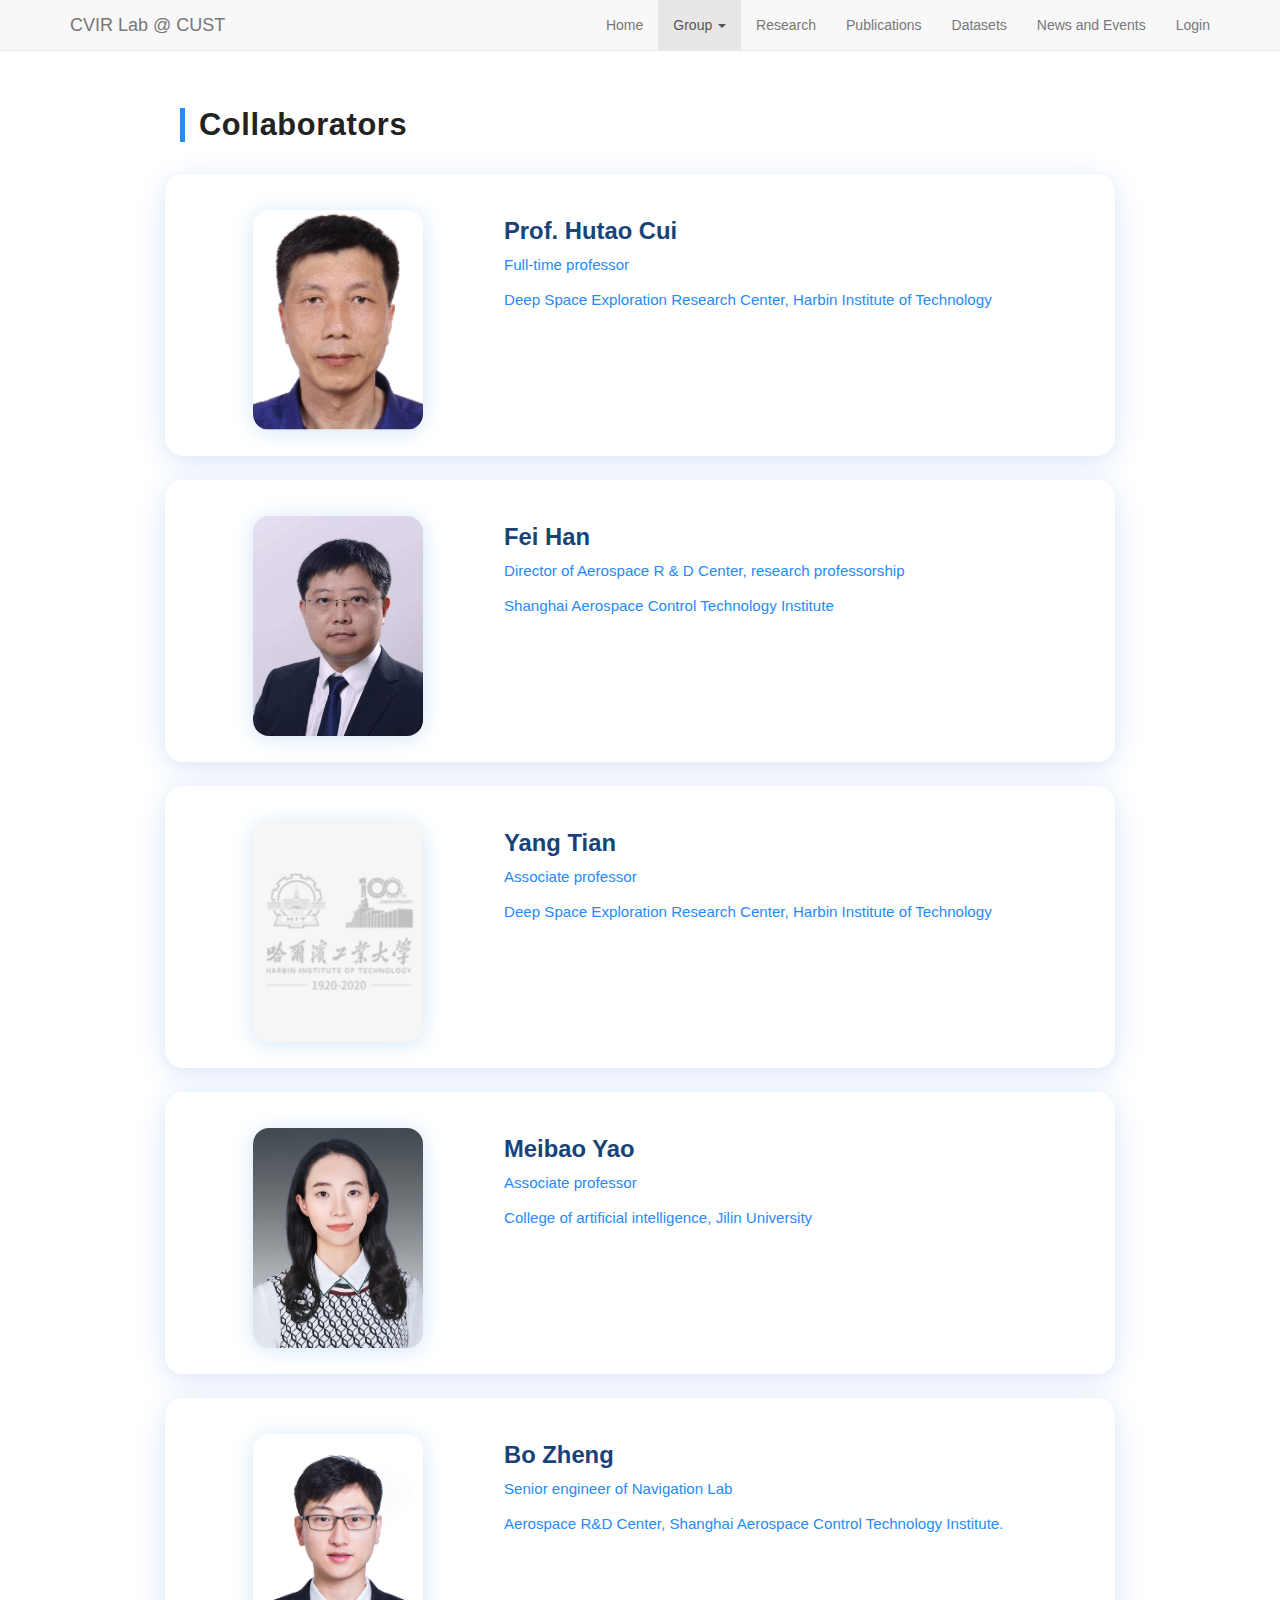
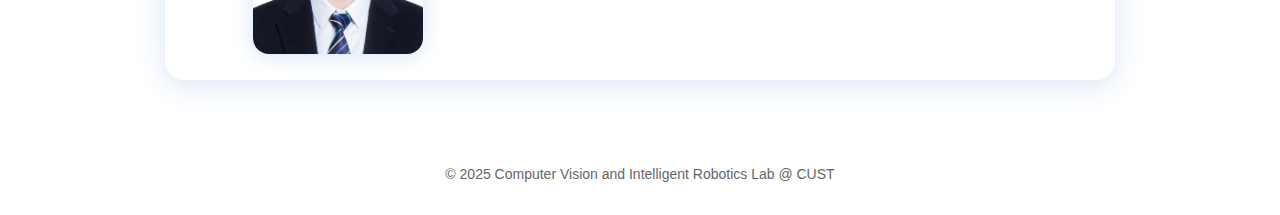
<file: Group/collaborators.html>
<!DOCTYPE html>
<html lang="en">
<head>
    <meta charset="UTF-8">
    <title>CVIR Lab</title>
    <meta name="viewport" content="width=device-width, initial-scale=1">

    <link rel="icon" type="image/jpg" href="/images/favicon/favicon.jpg">

    <!-- Bootstrap 3 -->
    <link rel="stylesheet"
          href="https://cdn.jsdelivr.net/npm/bootstrap@3.4.1/dist/css/bootstrap.min.css">

    <link rel="stylesheet" href="https://cdn.jsdelivr.net/npm/swiper@11/swiper-bundle.min.css" />
    <link rel="stylesheet" href="/css/main.css">

</head>

<body class="index-home">
<!-- 顶部导航栏 -->
<nav class="navbar navbar-default navbar-fixed-top">
    <div class="container">
        <div class="navbar-header">
            <button type="button" class="navbar-toggle collapsed" data-toggle="collapse" data-target="#navbar-main">
                <span class="sr-only">Toggle navigation</span>
                <span class="icon-bar"></span><span class="icon-bar"></span><span class="icon-bar"></span>
            </button>
            <a class="navbar-brand" href="/">CVIR Lab @ CUST</a>
        </div>
        <div class="collapse navbar-collapse" id="navbar-main">


            <ul class="nav navbar-nav navbar-right">
                <li><a href="/index.html">Home</a></li>
                <!-- 改成下拉菜单的 Group -->
                <li class="dropdown active">
                    <a href="/Group" class="dropdown-toggle" data-toggle="dropdown" role="button" aria-haspopup="true" aria-expanded="false">
                        Group <span class="caret"></span>
                    </a>
                    <ul class="dropdown-menu">
                        <li><a href="/Group/leader.html">Leader</a></li>
                        <li><a href="/Group/PhdAndMsc.html">PhD Student and Msc Student</a></li>
                        <li><a href="/Group/alumni.html">Alumni</a></li>
                        <li><a href="/Group/collaborators.html">Collaborators</a></li>
                        <li><a href="/Group/visandbsc.html">Bachelor students and Visitors</a></li>
                    </ul>
                </li>
                <li><a href="/research.html">Research</a></li>
                <li><a href="/publications.html">Publications</a></li>
                <li><a href="/dataset.html">Datasets</a></li>
                <li><a href="/News.html">News and Events</a></li>
                <!--<li><a href="/workshop.html">Workshop</a></li>-->
                <li><a href="https://cvirlab.cn2.quickconnect.cn">Login</a></li>
            </ul>


        </div>
    </div>
</nav>


<!--开始-->
<div class="container leader-page">
    <h1 class="leader-title">Collaborators</h1>

    <!-- 1. Yuegang Fu -->
    <div class="row leader-card">
        <div class="col-sm-4 leader-photo-wrap">
            <img class="leader-photo" src="/images/GroupPic/collaborators/htcui.png" alt="Hutao Cui">
        </div>
        <div class="col-sm-8 leader-info">
            <h2 class="leader-name">Prof. Hutao Cui</h2>
            <div class="leader-title-role">
                Full-time professor
            </div>

            <div class="leader-title-role">
                Deep Space Exploration Research Center, Harbin Institute of Technology
            </div>

            <div class="leader-desc">

<!--                如果想加描述就在这个p标签解开注释加-->
<!--                <p>Prof. Cui</p>     -->
                <ul>

                </ul>
            </div>
        </div>
    </div>

    <!-- 2. Lei Zhang -->
    <!-- Fei Han -->
    <div class="row leader-card">
        <div class="col-sm-4 leader-photo-wrap">
            <img class="leader-photo" src="/images/GroupPic/collaborators/fh.jpg" alt="Fei Han">
        </div>
        <div class="col-sm-8 leader-info">
            <h2 class="leader-name">Fei Han</h2>
            <div class="leader-title-role">
                Director of Aerospace R & D Center, research professorship
            </div>
            <div class="leader-title-role">
                Shanghai Aerospace Control Technology Institute
            </div>
            <div class="leader-desc">
                <ul></ul>
            </div>
        </div>
    </div>

    <!-- Yang Tian -->
    <div class="row leader-card">
        <div class="col-sm-4 leader-photo-wrap">
            <img class="leader-photo" src="/images/GroupPic/collaborators/yangtian.png" alt="Yang Tian">
        </div>
        <div class="col-sm-8 leader-info">
            <h2 class="leader-name">Yang Tian</h2>
            <div class="leader-title-role">
                Associate professor
            </div>
            <div class="leader-title-role">
                Deep Space Exploration Research Center, Harbin Institute of Technology
            </div>
            <div class="leader-desc">
                <ul></ul>
            </div>
        </div>
    </div>

    <!-- Meibao Yao -->
    <div class="row leader-card">
        <div class="col-sm-4 leader-photo-wrap">
            <img class="leader-photo" src="/images/GroupPic/collaborators/yaomb.png" alt="Meibao Yao">
        </div>
        <div class="col-sm-8 leader-info">
            <h2 class="leader-name">Meibao Yao</h2>
            <div class="leader-title-role">
                Associate professor
            </div>
            <div class="leader-title-role">
                College of artificial intelligence, Jilin University
            </div>
            <div class="leader-desc">
                <ul></ul>
            </div>
        </div>
    </div>

    <!-- Bo Zheng -->
    <div class="row leader-card">
        <div class="col-sm-4 leader-photo-wrap">
            <img class="leader-photo" src="/images/GroupPic/collaborators/bz.jpg" alt="Bo Zheng">
        </div>
        <div class="col-sm-8 leader-info">
            <h2 class="leader-name">Bo Zheng</h2>
            <div class="leader-title-role">
                Senior engineer of Navigation Lab
            </div>
            <div class="leader-title-role">
                Aerospace R&D Center, Shanghai Aerospace Control Technology Institute.
            </div>
            <div class="leader-desc">
                <ul></ul>
            </div>
        </div>
    </div>

</div>


<footer>
    © 2025 Computer Vision and Intelligent Robotics Lab @ CUST
</footer>

<!-- Bootstrap JS -->
<script src="https://cdn.jsdelivr.net/npm/jquery@3.7.1/dist/jquery.min.js"></script>
<script src="https://cdn.jsdelivr.net/npm/bootstrap@3.4.1/dist/js/bootstrap.min.js"></script>
<script src="https://cdn.jsdelivr.net/npm/swiper@11/swiper-bundle.min.js"></script>
<script>
    var swiper = new Swiper(".mySwiper", {
        loop: true,
        autoplay: { delay: 3200, disableOnInteraction: false },
        pagination: { el: ".swiper-pagination", clickable: true },
        effect: "slide",
        speed: 700,
    });
</script>
</body>
</html>
</file>
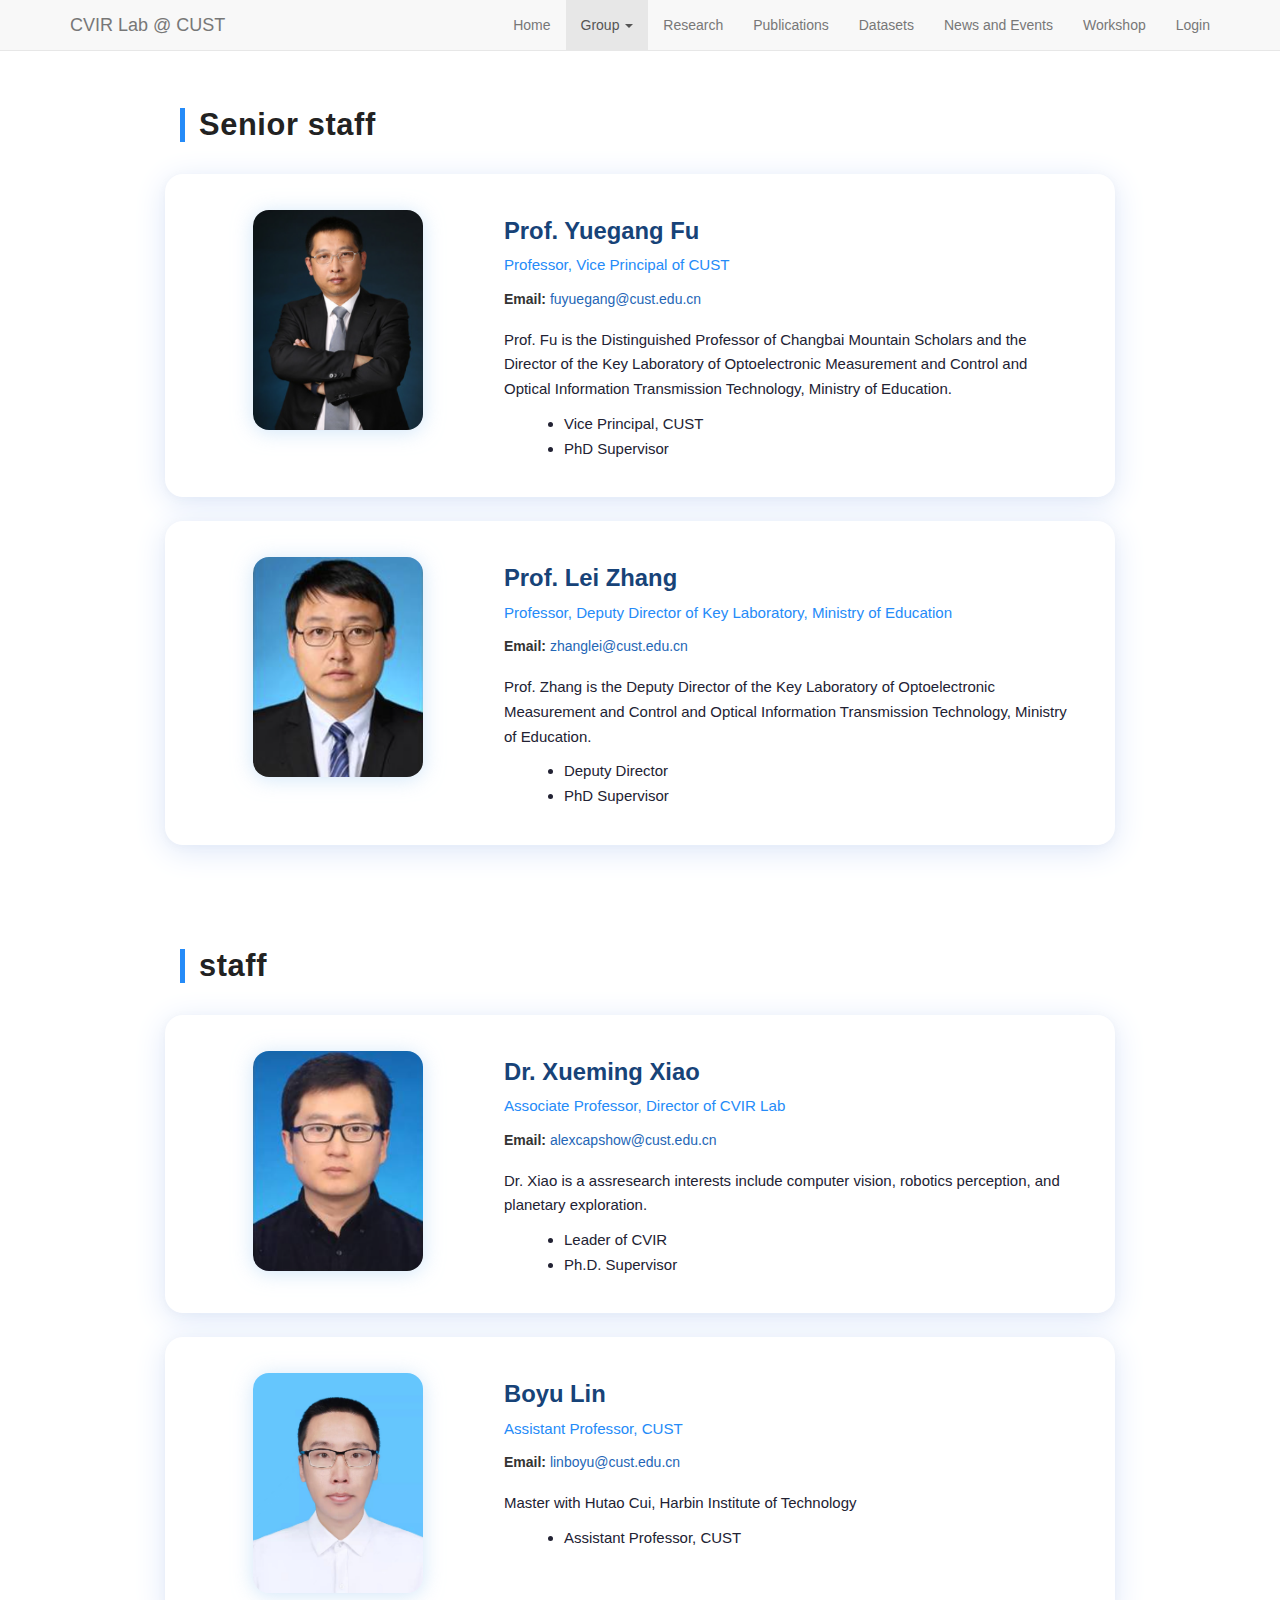
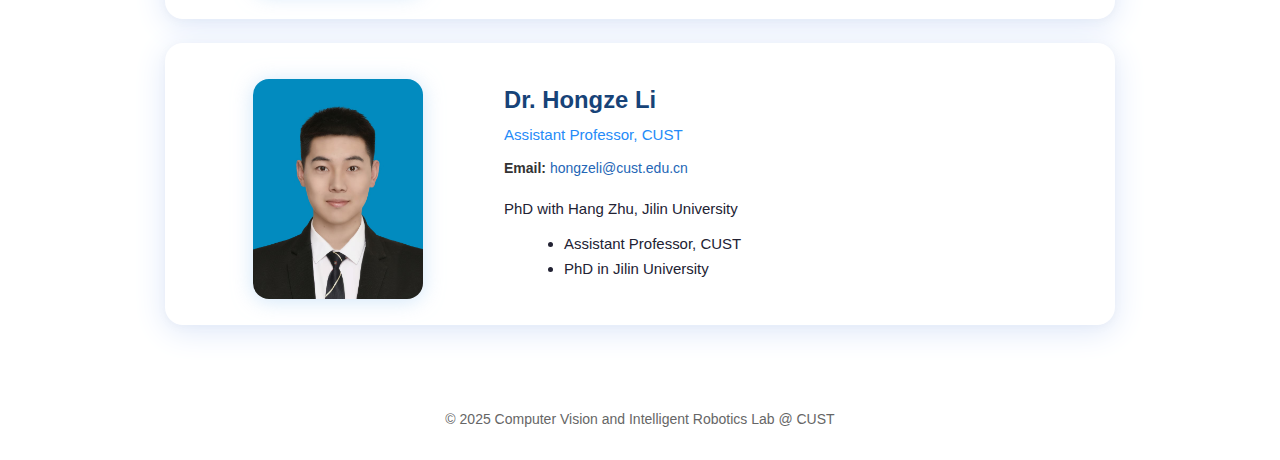
<file: Group/leader.html>
<!DOCTYPE html>
<html lang="en">
<head>
    <meta charset="UTF-8">
    <title>CVIR Lab</title>
    <meta name="viewport" content="width=device-width, initial-scale=1">

    <link rel="icon" type="image/jpg" href="/images/favicon/favicon.jpg">

    <!-- Bootstrap 3 -->
    <link rel="stylesheet"
          href="https://cdn.jsdelivr.net/npm/bootstrap@3.4.1/dist/css/bootstrap.min.css">

    <link rel="stylesheet" href="https://cdn.jsdelivr.net/npm/swiper@11/swiper-bundle.min.css" />
    <link rel="stylesheet" href="/css/main.css">

</head>

<body class="index-home">
<!-- 顶部导航栏 -->
<nav class="navbar navbar-default navbar-fixed-top">
    <div class="container">
        <div class="navbar-header">
            <button type="button" class="navbar-toggle collapsed" data-toggle="collapse" data-target="#navbar-main">
                <span class="sr-only">Toggle navigation</span>
                <span class="icon-bar"></span><span class="icon-bar"></span><span class="icon-bar"></span>
            </button>
            <a class="navbar-brand" href="/">CVIR Lab @ CUST</a>
        </div>
        <div class="collapse navbar-collapse" id="navbar-main">


            <ul class="nav navbar-nav navbar-right">
                <li><a href="/index.html">Home</a></li>
                <!-- 改成下拉菜单的 Group -->
                <li class="dropdown active">
                    <a href="/Group" class="dropdown-toggle" data-toggle="dropdown" role="button" aria-haspopup="true" aria-expanded="false">
                        Group <span class="caret"></span>
                    </a>
                    <ul class="dropdown-menu">
                        <li><a href="/Group/leader.html">Leader</a></li>
                        <li><a href="/Group/PhdAndMsc.html">PhD Student and Msc Student</a></li>
                        <li><a href="/Group/alumni.html">Alumni</a></li>
                        <li><a href="/Group/collaborators.html">Collaborators</a></li>
                        <li><a href="/Group/visandbsc.html">Bachelor students and Visitors</a></li>
                    </ul>
                </li>
                <li><a href="/research.html">Research</a></li>
                <li><a href="/publications.html">Publications</a></li>
                <li><a href="/dataset.html">Datasets</a></li>
                <li><a href="/News.html">News and Events</a></li>
                <li><a href="/workshop.html">Workshop</a></li>
                <li><a href="https://cvirlab.cn2.quickconnect.cn">Login</a></li>
            </ul>


        </div>
    </div>
</nav>

<div class="container leader-page">
    <h1 class="leader-title">Senior staff</h1>

    <!-- 1. Yuegang Fu -->
    <div class="row leader-card">
        <div class="col-sm-4 leader-photo-wrap">
            <img class="leader-photo" src="/images/GroupPic/Leaderpic/ygfu.png" alt="Yuegang Fu">
        </div>
        <div class="col-sm-8 leader-info">
            <h2 class="leader-name">Prof. Yuegang Fu</h2>
            <div class="leader-title-role">
                Professor, Vice Principal of CUST
            </div>
            <div class="leader-contact">
                <b>Email:</b> <a href="mailto:fuyuegang@cust.edu.cn">fuyuegang@cust.edu.cn</a>
            </div>
            <div class="leader-desc">
                <p>Prof. Fu is the Distinguished Professor of Changbai Mountain Scholars and the Director of the Key Laboratory of Optoelectronic Measurement and Control and Optical Information Transmission Technology, Ministry of Education.</p>
                <ul>
                    <li>Vice Principal, CUST</li>
                    <li>PhD Supervisor</li>
                </ul>
            </div>
        </div>
    </div>

    <!-- 2. Lei Zhang -->
    <div class="row leader-card">
        <div class="col-sm-4 leader-photo-wrap">
            <img class="leader-photo" src="/images/GroupPic/Leaderpic/lzhang.png" alt="Lei Zhang">
        </div>
        <div class="col-sm-8 leader-info">
            <h2 class="leader-name">Prof. Lei Zhang</h2>
            <div class="leader-title-role">
                Professor, Deputy Director of Key Laboratory, Ministry of Education
            </div>
            <div class="leader-contact">
                <b>Email:</b> <a href="mailto:zhanglei@cust.edu.cn">zhanglei@cust.edu.cn</a>
            </div>
            <div class="leader-desc">
                <p>Prof. Zhang is the Deputy Director of the Key Laboratory of Optoelectronic Measurement and Control and Optical Information Transmission Technology, Ministry of Education.</p>
                <ul>
                    <li>Deputy Director</li>
                    <li>PhD Supervisor</li>
                </ul>
            </div>
        </div>
    </div>
</div>


<div class="container leader-page">
    <h1 class="leader-title">staff</h1>

    <!-- 3. Xueming Xiao -->
    <div class="row leader-card">
        <div class="col-sm-4 leader-photo-wrap">
            <img class="leader-photo" src="/images/GroupPic/Leaderpic/xmxiao.png" alt="Xueming Xiao">
        </div>
        <div class="col-sm-8 leader-info">
            <h2 class="leader-name">Dr. Xueming Xiao</h2>
            <div class="leader-title-role">
                Associate Professor, Director of CVIR Lab
            </div>
            <div class="leader-contact">
                <b>Email:</b> <a href="mailto:alexcapshow@cust.edu.cn">alexcapshow@cust.edu.cn</a>
            </div>
            <div class="leader-desc">
                <p>Dr. Xiao is a assresearch interests include computer vision, robotics perception, and planetary exploration.</p>
                <ul>
                    <li>Leader of CVIR</li>
                    <li>Ph.D. Supervisor</li>
                </ul>
            </div>
        </div>
    </div>

    <!-- 4. Boyu Lin -->
    <div class="row leader-card">
        <div class="col-sm-4 leader-photo-wrap">
            <img class="leader-photo" src="/images/GroupPic/Leaderpic/bylin1.jpg" alt="Boyu Lin">
        </div>
        <div class="col-sm-8 leader-info">
            <h2 class="leader-name">Boyu Lin</h2>
            <div class="leader-title-role">
                Assistant Professor, CUST
            </div>
            <div class="leader-contact">
                <b>Email:</b> <a href="mailto:linboyu@cust.edu.cn">linboyu@cust.edu.cn</a>
            </div>
            <div class="leader-desc">
                <p>Master with Hutao Cui, Harbin Institute of Technology</p>
                <ul>
                    <li>Assistant Professor, CUST</li>
                </ul>
            </div>
        </div>
    </div>

    <!-- 5. Hongze Li -->
    <div class="row leader-card">
        <div class="col-sm-4 leader-photo-wrap">
            <img class="leader-photo" src="/images/GroupPic/Leaderpic/hzli.jpg" alt="Hongze Li">
        </div>
        <div class="col-sm-8 leader-info">
            <h2 class="leader-name">Dr. Hongze Li</h2>
            <div class="leader-title-role">
                Assistant Professor, CUST
            </div>
            <div class="leader-contact">
                <b>Email:</b> <a href="mailto:hongzeli@cust.edu.cn">hongzeli@cust.edu.cn</a>
            </div>
            <div class="leader-desc">
                <p>PhD with Hang Zhu, Jilin University</p>
                <ul>
                    <li>Assistant Professor, CUST</li>
                    <li>PhD in Jilin University</li>
                </ul>
            </div>
        </div>
    </div>
</div>



<footer>
    © 2025 Computer Vision and Intelligent Robotics Lab @ CUST
</footer>

<!-- Bootstrap JS -->
<script src="https://cdn.jsdelivr.net/npm/jquery@3.7.1/dist/jquery.min.js"></script>
<script src="https://cdn.jsdelivr.net/npm/bootstrap@3.4.1/dist/js/bootstrap.min.js"></script>
<script src="https://cdn.jsdelivr.net/npm/swiper@11/swiper-bundle.min.js"></script>
<script>
    var swiper = new Swiper(".mySwiper", {
        loop: true,
        autoplay: { delay: 3200, disableOnInteraction: false },
        pagination: { el: ".swiper-pagination", clickable: true },
        effect: "slide",
        speed: 700,
    });
</script>
</body>
</html>
</file>
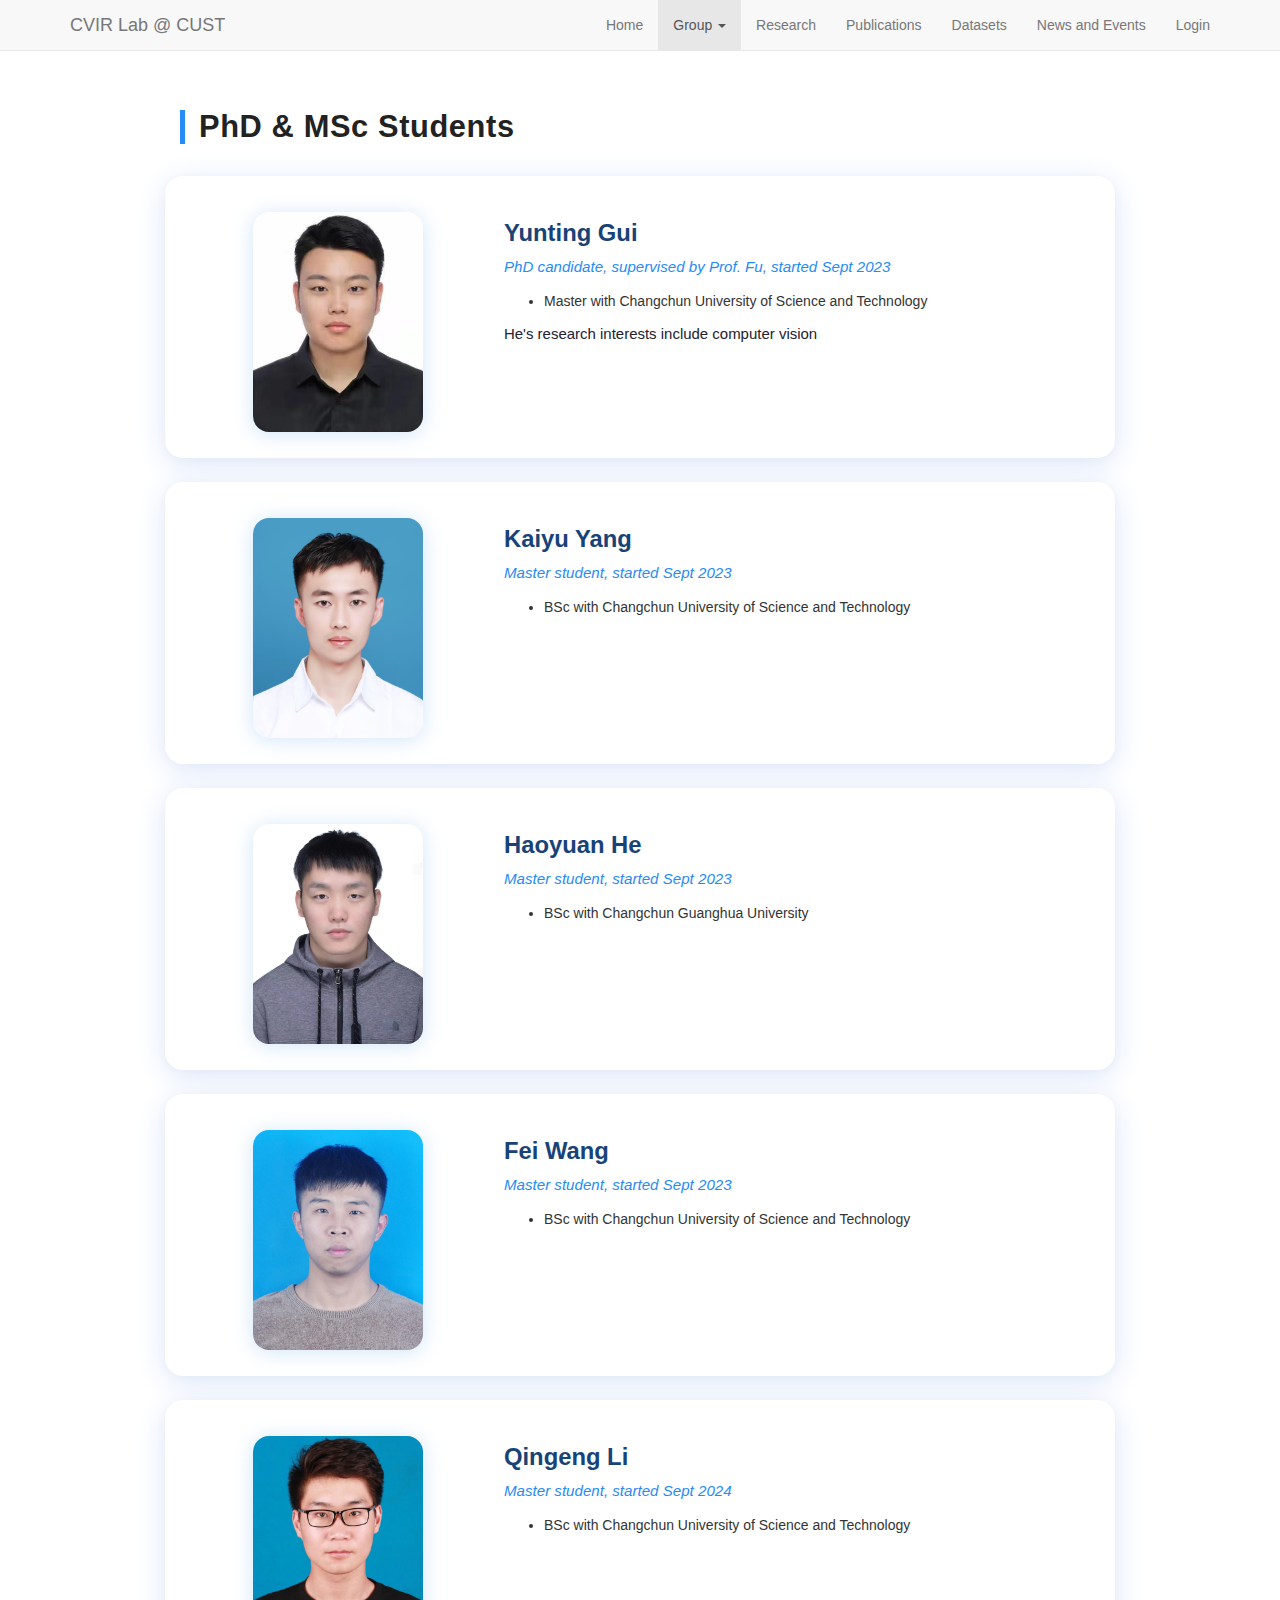
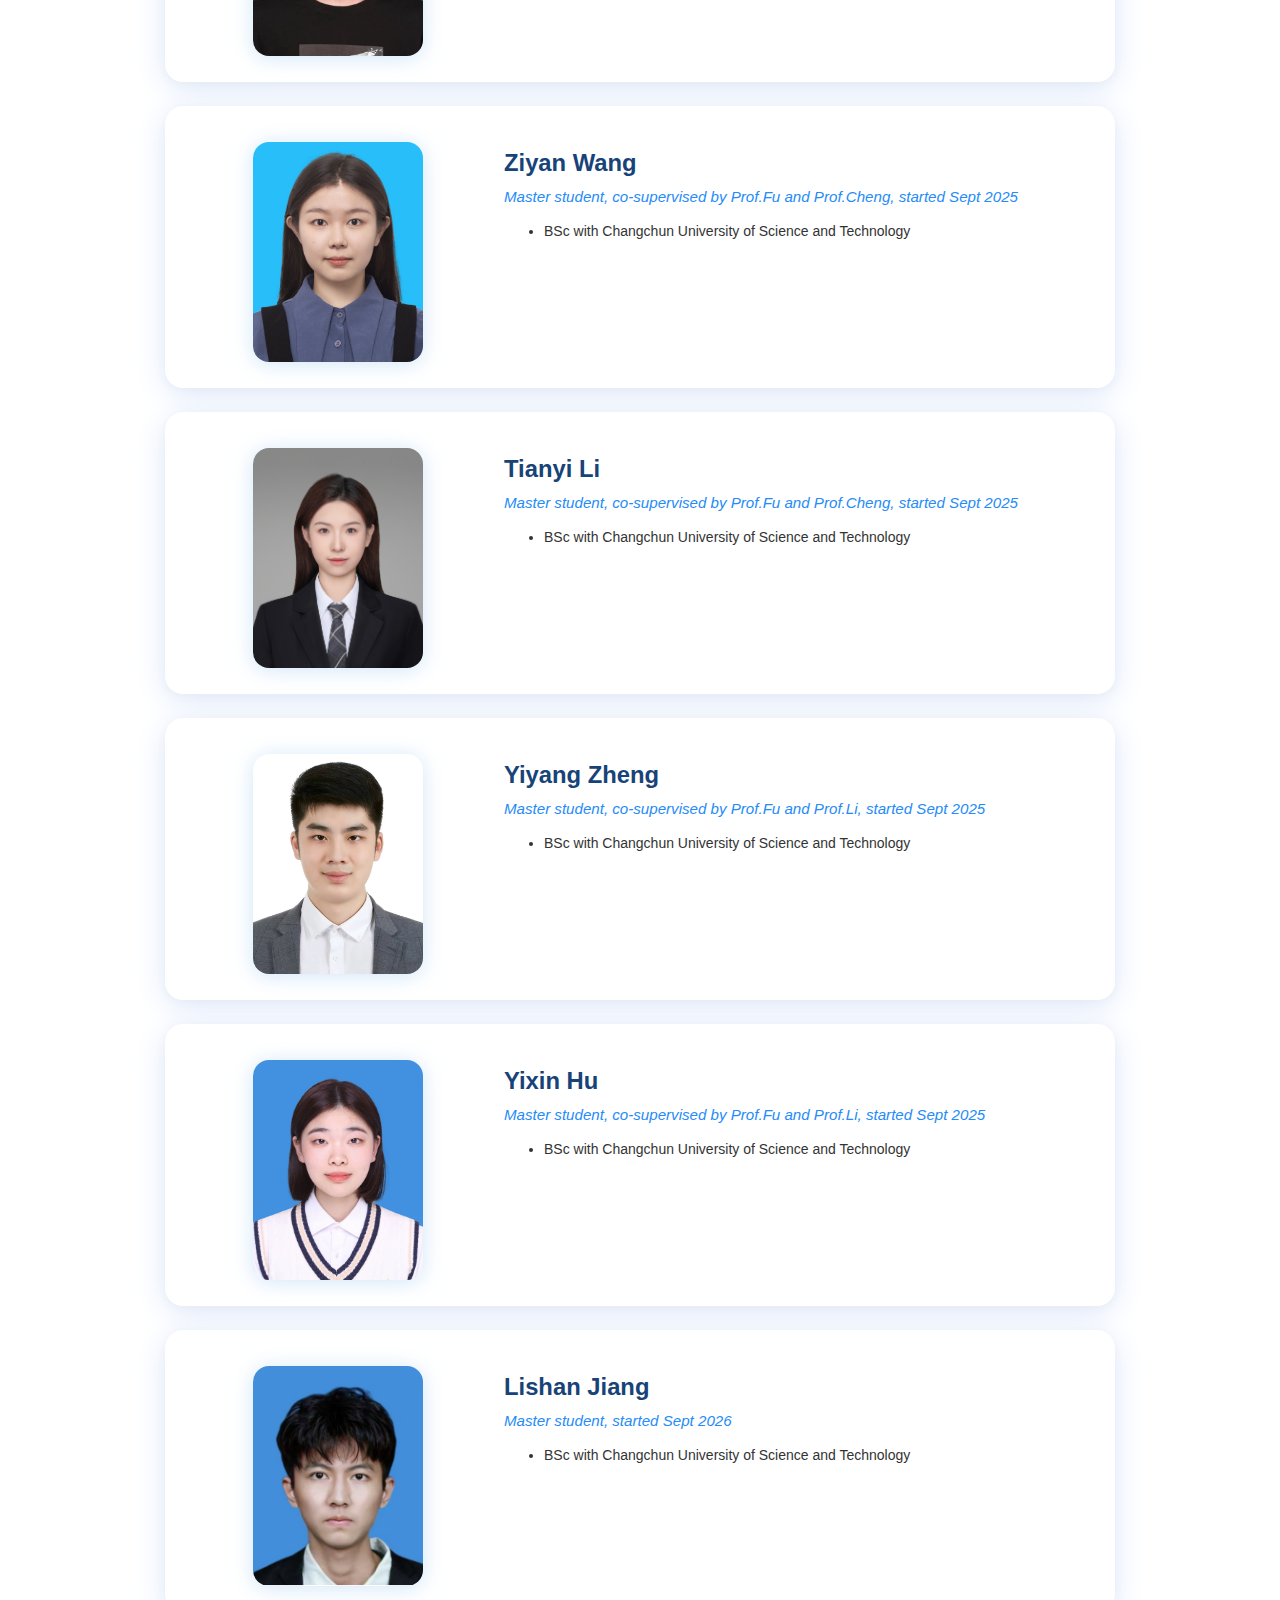
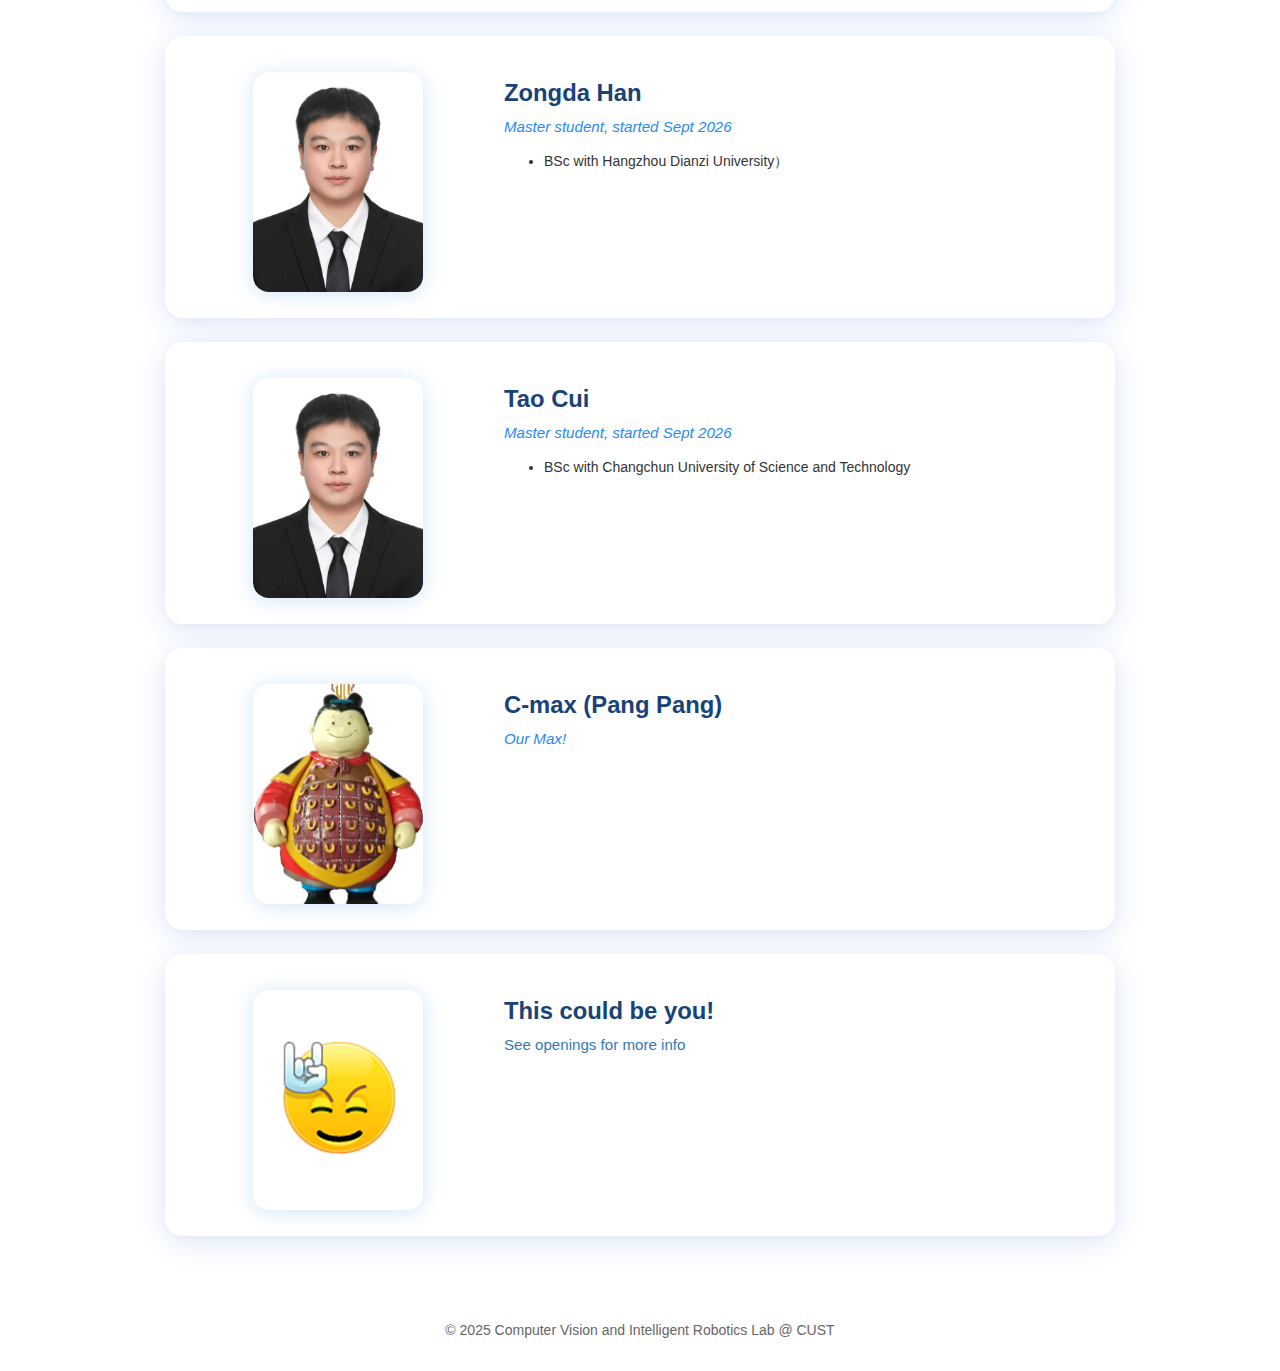
<file: Group/PhdAndMsc.html>
<!DOCTYPE html>
<html lang="en">
<head>
  <meta charset="UTF-8">
  <title>CVIR Lab</title>
  <meta name="viewport" content="width=device-width, initial-scale=1">

  <link rel="icon" type="image/jpg" href="/images/favicon/favicon.jpg">

  <!-- Bootstrap 3 -->
  <link rel="stylesheet"
        href="https://cdn.jsdelivr.net/npm/bootstrap@3.4.1/dist/css/bootstrap.min.css">

  <link rel="stylesheet" href="https://cdn.jsdelivr.net/npm/swiper@11/swiper-bundle.min.css" />
  <link rel="stylesheet" href="/css/main.css">

</head>

<body class="index-home">
<!-- 顶部导航栏 -->
<nav class="navbar navbar-default navbar-fixed-top">
  <div class="container">
    <div class="navbar-header">
      <button type="button" class="navbar-toggle collapsed" data-toggle="collapse" data-target="#navbar-main">
        <span class="sr-only">Toggle navigation</span>
        <span class="icon-bar"></span><span class="icon-bar"></span><span class="icon-bar"></span>
      </button>
      <a class="navbar-brand" href="/">CVIR Lab @ CUST</a>
    </div>
    <div class="collapse navbar-collapse" id="navbar-main">
      <ul class="nav navbar-nav navbar-right">
        <li><a href="/index.html">Home</a></li>
        <!-- 改成下拉菜单的 Group -->
        <li class="dropdown active">
          <a href="/Group" class="dropdown-toggle" data-toggle="dropdown" role="button" aria-haspopup="true" aria-expanded="false">
            Group <span class="caret"></span>
          </a>
          <ul class="dropdown-menu">
            <li><a href="/Group/leader.html">Leader</a></li>
            <li><a href="/Group/PhdAndMsc.html">PhD Student and Msc Student</a></li>
            <li><a href="/Group/alumni.html">Alumni</a></li>
            <li><a href="/Group/collaborators.html">Collaborators</a></li>
            <li><a href="/Group/visandbsc.html">Bachelor students and Visitors</a></li>
          </ul>
        </li>
        <li><a href="/research.html">Research</a></li>
        <li><a href="/publications.html">Publications</a></li>
        <li><a href="/dataset.html">Datasets</a></li>
        <li><a href="/News.html">News and Events</a></li>
        <li><a href="https://cvirlab.cn2.quickconnect.cn">Login</a></li>
      </ul>
    </div>
  </div>
</nav>

<!-- PhD & MSc Students -->
<div class="container leader-page" style="margin-top:40px;">
  <h1 class="leader-title">PhD & MSc Students</h1>

  <!-- 1. Yunting Gui -->
  <div class="row leader-card">
    <div class="col-sm-4 leader-photo-wrap">
      <img class="leader-photo" src="/images/GroupPic/PhdandMscpic/ytgui.jpg" alt="Yunting Gui">
    </div>
    <div class="col-sm-8 leader-info">

      <h2 class="leader-name">Yunting Gui</h2>

      <div class="leader-title-role"><i>PhD candidate, supervised by Prof. Fu, started Sept 2023</i></div>

      <ul>
        <li>Master with Changchun University of Science and Technology</li>
      </ul>

      <div class="leader-desc">
      <p>He's research interests include computer vision</p>
      </div>

    </div>
  </div>

  <!-- 2. Kaiyu Yang -->
  <div class="row leader-card">
    <div class="col-sm-4 leader-photo-wrap">
      <img class="leader-photo" src="/images/GroupPic/PhdandMscpic/kyyang.jpg" alt="Kaiyu Yang">
    </div>
    <div class="col-sm-8 leader-info">
      <h2 class="leader-name">Kaiyu Yang</h2>
      <div class="leader-title-role"><i>Master student, started Sept 2023</i></div>
      <ul>
        <li>BSc with Changchun University of Science and Technology</li>
      </ul>
    </div>
  </div>

  <!-- 3. Haoyuan He -->
  <div class="row leader-card">
    <div class="col-sm-4 leader-photo-wrap">
      <img class="leader-photo" src="/images/GroupPic/PhdandMscpic/hyhe.jpg" alt="Haoyuan He">
    </div>
    <div class="col-sm-8 leader-info">
      <h2 class="leader-name">Haoyuan He</h2>
      <div class="leader-title-role"><i>Master student, started Sept 2023</i></div>
      <ul>
        <li>BSc with Changchun Guanghua University</li>
      </ul>
    </div>
  </div>

  <!-- 4. Fei Wang -->
  <div class="row leader-card">
    <div class="col-sm-4 leader-photo-wrap">
      <img class="leader-photo" src="/images/GroupPic/PhdandMscpic/fwang.jpg" alt="Fei Wang">
    </div>
    <div class="col-sm-8 leader-info">
      <h2 class="leader-name">Fei Wang</h2>
      <div class="leader-title-role"><i>Master student, started Sept 2023</i></div>
      <ul>
        <li>BSc with Changchun University of Science and Technology</li>
      </ul>
    </div>
  </div>

  <!-- 5. Qingeng Li -->
  <div class="row leader-card">
    <div class="col-sm-4 leader-photo-wrap">
      <img class="leader-photo" src="/images/GroupPic/PhdandMscpic/qgli.jpg" alt="Qingeng Li">
    </div>
    <div class="col-sm-8 leader-info">
      <h2 class="leader-name">Qingeng Li</h2>
      <div class="leader-title-role"><i>Master student, started Sept 2024</i></div>
      <ul>
        <li>BSc with Changchun University of Science and Technology</li>
      </ul>
    </div>
  </div>

  <!-- 6. Ziyan Wang -->
  <div class="row leader-card">
    <div class="col-sm-4 leader-photo-wrap">
      <img class="leader-photo" src="/images/GroupPic/PhdandMscpic/zywang.jpg" alt="Ziyan Wang">
    </div>
    <div class="col-sm-8 leader-info">
      <h2 class="leader-name">Ziyan Wang</h2>
      <div class="leader-title-role"><i>Master student, co-supervised by Prof.Fu and Prof.Cheng, started Sept 2025</i></div>
      <ul>
        <li>BSc with Changchun University of Science and Technology</li>
      </ul>
    </div>
  </div>
  
  <!-- 7. Tianyi Li -->
  <div class="row leader-card">
    <div class="col-sm-4 leader-photo-wrap">
      <img class="leader-photo" src="/images/GroupPic/PhdandMscpic/tyli.jpg" alt="Tianyi Li">
    </div>
    <div class="col-sm-8 leader-info">
      <h2 class="leader-name">Tianyi Li</h2>
      <div class="leader-title-role"><i>Master student, co-supervised by Prof.Fu and Prof.Cheng, started Sept 2025</i></div>
      <ul>
        <li>BSc with Changchun University of Science and Technology</li>
      </ul>
    </div>
  </div>

    
  <!-- 8. Yiyang Zheng-->
  <div class="row leader-card">
    <div class="col-sm-4 leader-photo-wrap">
      <img class="leader-photo" src="/images/GroupPic/PhdandMscpic/yyzheng.jpg" alt="Yiyang Zheng">
    </div>
    <div class="col-sm-8 leader-info">
      <h2 class="leader-name">Yiyang Zheng</h2>
      <div class="leader-title-role"><i>Master student, co-supervised by Prof.Fu and Prof.Li, started Sept 2025</i></div>
      <ul>
        <li>BSc with Changchun University of Science and Technology</li>
      </ul>
    </div>
  </div>

    <!-- 9. Yixin Hu -->
  <div class="row leader-card">
    <div class="col-sm-4 leader-photo-wrap">
      <img class="leader-photo" src="/images/GroupPic/PhdandMscpic/yxhu.jpg" alt="Yixin Hu">
    </div>
    <div class="col-sm-8 leader-info">
      <h2 class="leader-name">Yixin Hu</h2>
      <div class="leader-title-role"><i>Master student, co-supervised by Prof.Fu and Prof.Li, started Sept 2025</i></div>
      <ul>
        <li>BSc with Changchun University of Science and Technology</li>
      </ul>
    </div>
  </div>

  <!-- 10. Lishan Jiang -->
  <div class="row leader-card">
    <div class="col-sm-4 leader-photo-wrap">
      <img class="leader-photo" src="/images/GroupPic/PhdandMscpic/lsjiang.png" alt="Lishan Jiang">
    </div>
    <div class="col-sm-8 leader-info">
      <h2 class="leader-name">Lishan Jiang</h2>
      <div class="leader-title-role"><i>Master student, started Sept 2026</i></div>
      <ul>
        <li>BSc with Changchun University of Science and Technology</li>
      </ul>
    </div>
  </div>

  <!-- 11. Zongda Han -->
  <div class="row leader-card">
    <div class="col-sm-4 leader-photo-wrap">
      <img class="leader-photo" src="/images/GroupPic/PhdandMscpic/zdhan.jpg" alt="Zongda Han">
    </div>
    <div class="col-sm-8 leader-info">
      <h2 class="leader-name">Zongda Han</h2>
      <div class="leader-title-role"><i>Master student, started Sept 2026</i></div>
      <ul>
        <li>BSc with Hangzhou Dianzi University）</li>
      </ul>
    </div>
  </div>

  <!-- 12. Tao Cui -->
  <div class="row leader-card">
    <div class="col-sm-4 leader-photo-wrap">
      <img class="leader-photo" src="/images/GroupPic/PhdandMscpic/zdhan.jpg" alt="Tao Cui">
    </div>
    <div class="col-sm-8 leader-info">
      <h2 class="leader-name">Tao Cui</h2>
      <div class="leader-title-role"><i>Master student, started Sept 2026</i></div>
      <ul>
        <li>BSc with Changchun University of Science and Technology</li>
      </ul>
    </div>
  </div>
  
  <!-- 13. C-max (Pang Pang) -->
  <div class="row leader-card">
    <div class="col-sm-4 leader-photo-wrap">
      <img class="leader-photo" src="/images/GroupPic/PhdandMscpic/cvpp.png" alt="C-max (Pang Pang)">
    </div>
    <div class="col-sm-8 leader-info">
      <h2 class="leader-name">C-max (Pang Pang)</h2>
      <div class="leader-title-role"><i>Our Max!</i></div>
    </div>
  </div>

  <!-- 招生广告 -->
  <div class="row leader-card">
    <div class="col-sm-4 leader-photo-wrap">
      <img class="leader-photo" src="/images/GroupPic/PhdandMscpic/rock.jpg" alt="This could be you!">
    </div>
    <div class="col-sm-8 leader-info">
      <h2 class="leader-name">This could be you!</h2>
      <div class="leader-title-role"><a href="/people/">See openings for more info</a></div>
    </div>
  </div>
</div>




<footer>
  © 2025 Computer Vision and Intelligent Robotics Lab @ CUST
</footer>

<!-- Bootstrap JS -->
<script src="https://cdn.jsdelivr.net/npm/jquery@3.7.1/dist/jquery.min.js"></script>
<script src="https://cdn.jsdelivr.net/npm/bootstrap@3.4.1/dist/js/bootstrap.min.js"></script>
<script src="https://cdn.jsdelivr.net/npm/swiper@11/swiper-bundle.min.js"></script>
<script>
  var swiper = new Swiper(".mySwiper", {
    loop: true,
    autoplay: { delay: 3200, disableOnInteraction: false },
    pagination: { el: ".swiper-pagination", clickable: true },
    effect: "slide",
    speed: 700,
  });
</script>
</body>
</html>
</file>
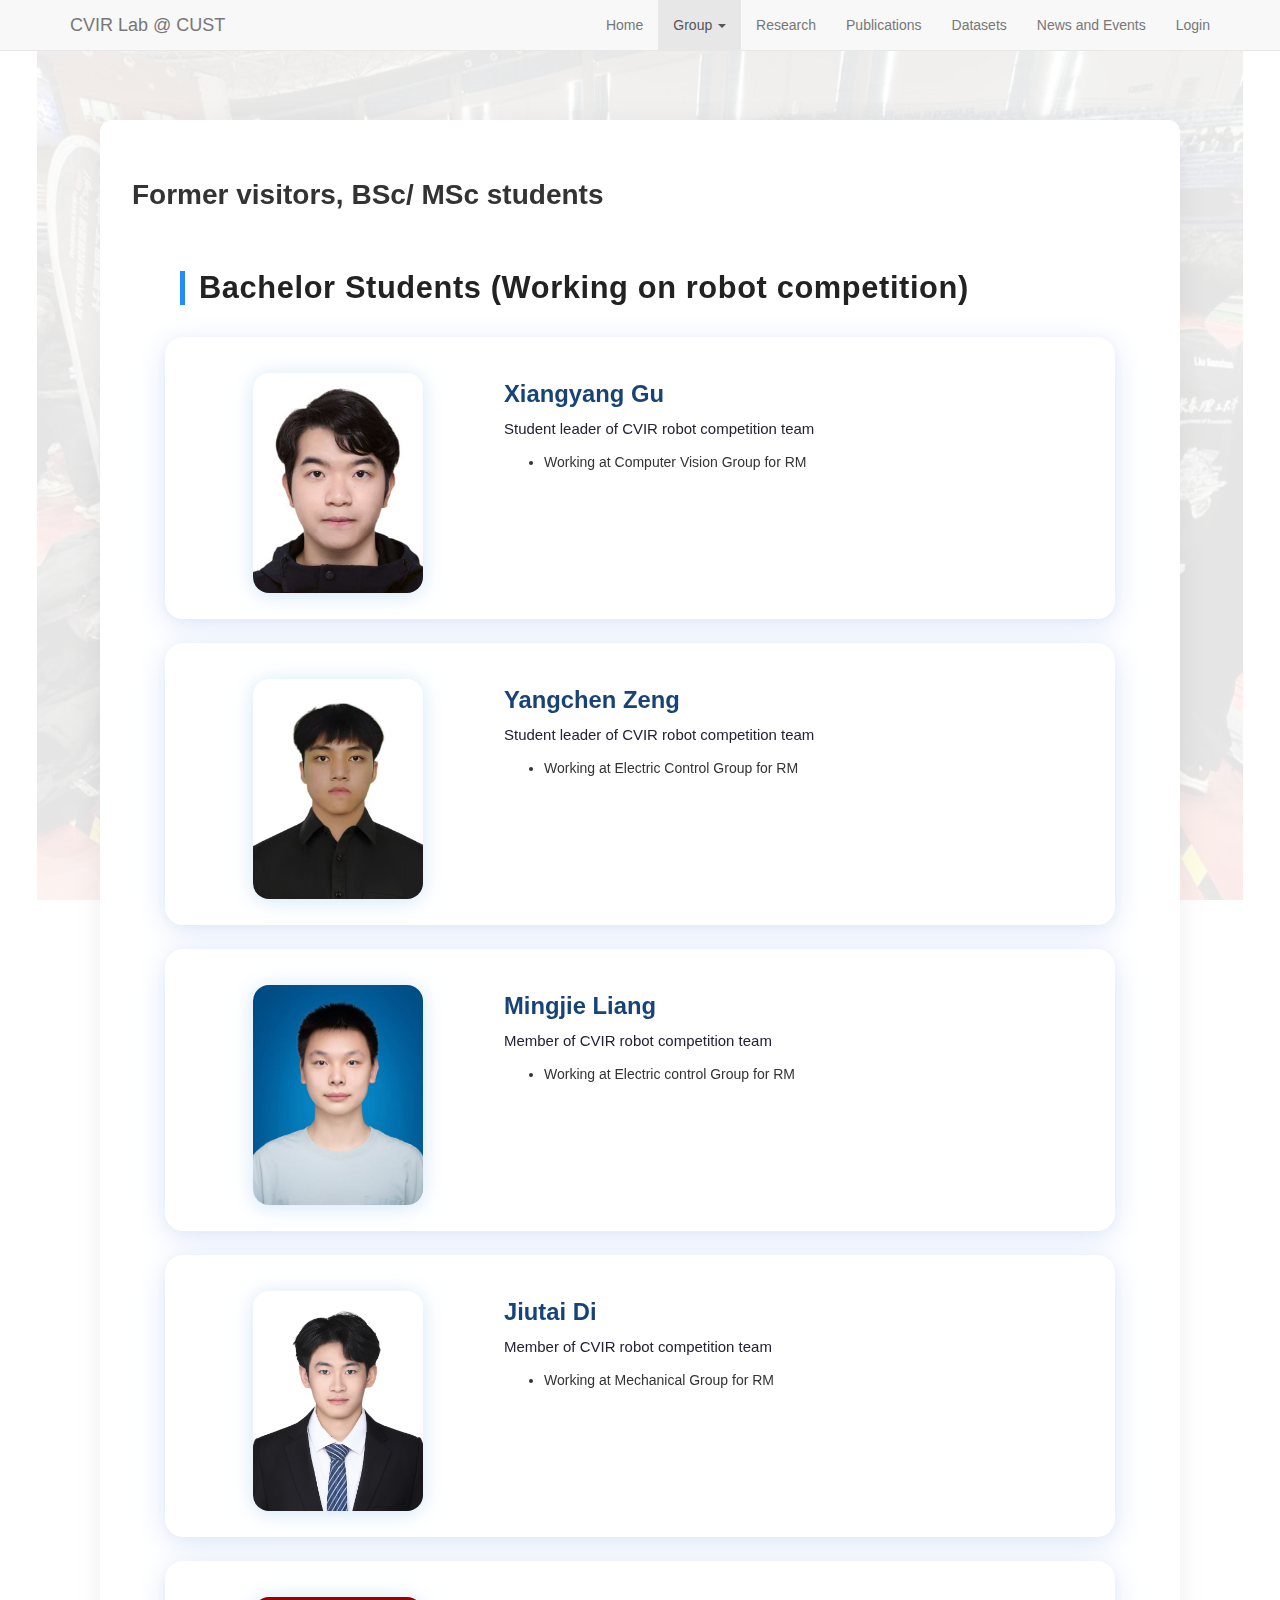
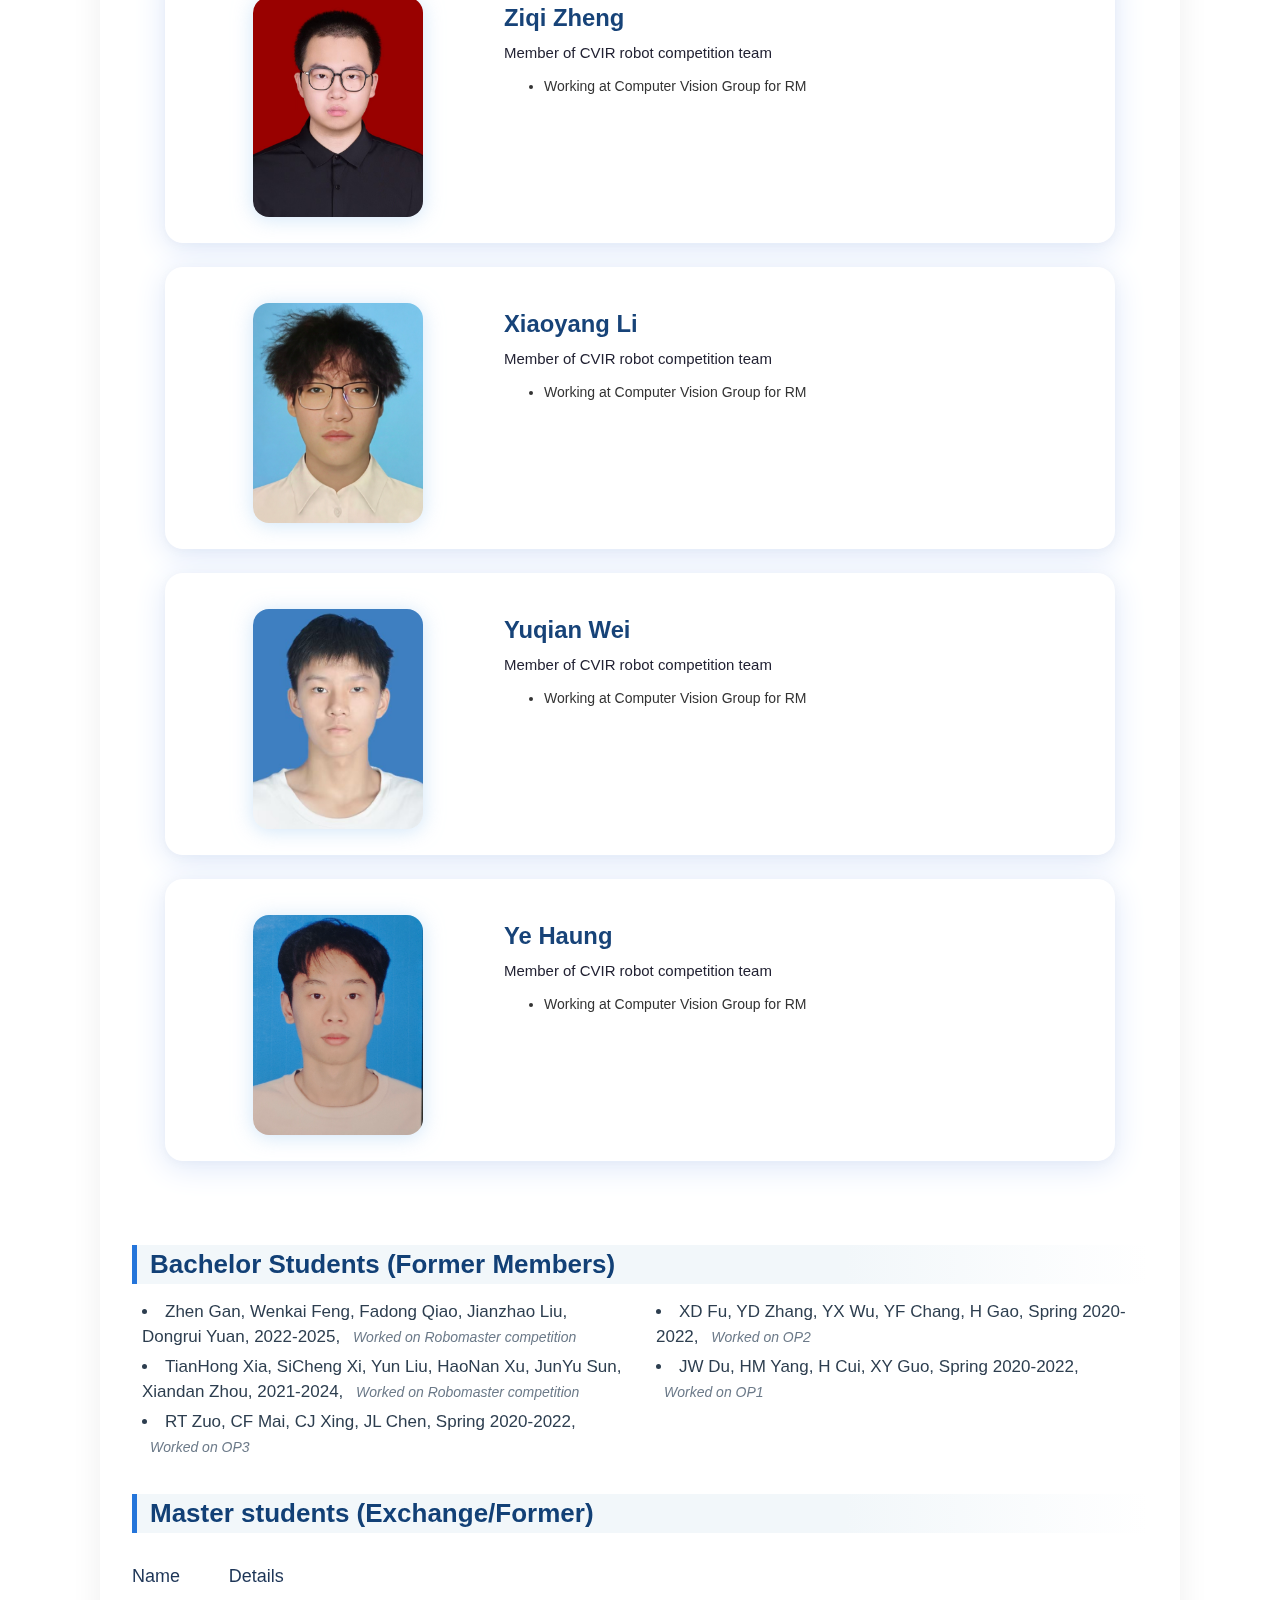
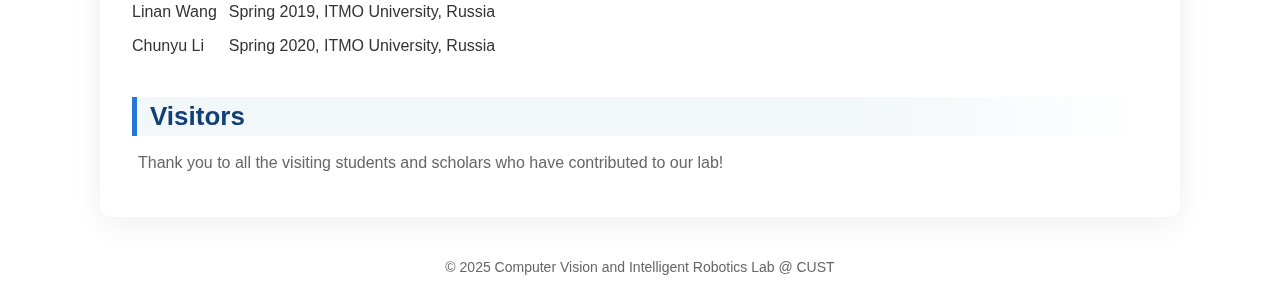
<file: Group/visandbsc.html>
<!DOCTYPE html>
<html lang="en">
<head>
  <meta charset="UTF-8">
  <title>Former Visitors & Students - CVIR Lab</title>
  <meta name="viewport" content="width=device-width, initial-scale=1">
  <link rel="icon" type="image/jpg" href="/images/favicon/favicon.jpg">
  <link rel="stylesheet" href="https://cdn.jsdelivr.net/npm/bootstrap@3.4.1/dist/css/bootstrap.min.css">
  <link rel="stylesheet" href="/css/main.css">
  <style>
    
   /* =============== 页面通用 =============== */
    body{
      position:relative;margin:0;min-height:100vh;
      font-family:"Helvetica Neue",Arial,sans-serif;
      line-height:1.5;padding-top:70px;padding-bottom:3rem;
    }
    /* 全屏淡背景图 —— 改这里的路径即可换图 */
    body::before{
      content:"";position:fixed;inset:0;
      background:url("/images/homepic/Group4.jpg") center/contain no-repeat;
      opacity:.1;z-index:-1;pointer-events:none;
    }
    
    .people-main {
      max-width: 1080px;
      margin: 50px auto 40px auto;
      background: #fff;
      border-radius: 12px;
      box-shadow: 0 6px 32px #0001;
      padding: 40px 32px 32px 32px;
    }
    .people-section-title {
      font-size: 26px;
      font-weight: 600;
      color: #124076;
      border-left: 5px solid #2575da;
      padding-left: 13px;
      margin: 34px 0 15px 0;
      background: linear-gradient(90deg, #f2f7fa 70%, #fff 100%);
    }
    .bachelor-list, .thanks-list {
      columns: 2;
      column-gap: 32px;
      padding: 0 10px;
      margin-bottom: 18px;
    }
    .bachelor-list li, .thanks-list li {
      list-style: disc inside;
      font-size: 17px;
      color: #2d3e4f;
      margin-bottom: 4px;
    }
    .people-note {
      color: #6c7a89;
      font-size: 14px;
      margin-left: 8px;
      font-style: italic;
      display: inline-block;
    }
    @media (max-width: 900px) {
      .bachelor-list, .thanks-list { columns: 1; }
    }
    .simple-table th, .simple-table td {
      border: none;
      padding: 5px 12px 5px 0;
      font-size: 16px;
    }
    .simple-table th {
      font-weight: 500;
      color: #1d3557;
      font-size: 18px;
      padding-top: 15px;
    }
    
    /* 确保导航栏不透明 */
   /* .navbar {
      background-color: #f8f8f8 !important;
    }*/
    
    /* 页脚样式 */
   /* footer {
      background: rgba(255, 255, 255, 0.8);
      padding: 15px;
      text-align: center;
      margin-top: 30px;
      border-top: 1px solid #e7e7e7;
    }*/
  </style>
</head>
<body>
<nav class="navbar navbar-default navbar-fixed-top">
  <div class="container">
    <div class="navbar-header">
      <button type="button" class="navbar-toggle collapsed" data-toggle="collapse" data-target="#navbar-main">
        <span class="sr-only">Toggle navigation</span>
        <span class="icon-bar"></span><span class="icon-bar"></span><span class="icon-bar"></span>
      </button>
      <a class="navbar-brand" href="/">CVIR Lab @ CUST</a>
    </div>
    <div class="collapse navbar-collapse" id="navbar-main">
      <ul class="nav navbar-nav navbar-right">
        <li><a href="/index.html">Home</a></li>
        <li class="dropdown active">
          <a href="/Group" class="dropdown-toggle" data-toggle="dropdown" role="button" aria-haspopup="true" aria-expanded="false">
            Group <span class="caret"></span>
          </a>
          <ul class="dropdown-menu">
            <li><a href="/Group/leader.html">Leader</a></li>
            <li><a href="/Group/PhdAndMsc.html">PhD Student and Msc Student</a></li>
            <li><a href="/Group/alumni.html">Alumni</a></li>
            <li><a href="/Group/collaborators.html">Collaborators</a></li>
            <li><a href="/Group/visandbsc.html">Bachelor students and Visitors</a></li>
          </ul>
        </li>
        <li><a href="/research.html">Research</a></li>
        <li><a href="/publications.html">Publications</a></li>
        <li><a href="/dataset.html">Datasets</a></li>
        <li><a href="/News.html">News and Events</a></li>
        <!--<li><a href="/workshop.html">Workshop</a></li>-->
        <li><a href="https://cvirlab.cn2.quickconnect.cn">Login</a></li>
      </ul>
    </div>
  </div>
</nav>

<div class="people-main">
  <h1 style="margin-bottom:15px;font-weight:700;">Former visitors, BSc/ MSc students</h1>

  <!-- =========== Bachelor Students =========== -->
  <div class="container leader-page" style="margin-top:40px;">
  <h1 class="leader-title">Bachelor Students (Working on robot competition)</h1>

  <!-- 1. Xiangyang Gu -->
  <div class="row leader-card">
    <div class="col-sm-4 leader-photo-wrap">
      <img class="leader-photo" src="/images/GroupPic/BacherPic/xygu.png" alt="Xiang Gu">
    </div>
    <div class="col-sm-8 leader-info">

      <h2 class="leader-name">Xiangyang Gu</h2>

      <div class="leader-desc">
      <p>Student leader of CVIR robot competition team</p>
      </div>
      <ul>
        <li>Working at Computer Vision Group for RM </li>
      </ul>
    </div>
  </div>

  <!-- 2. Yangchen Zeng -->
  <div class="row leader-card">
    <div class="col-sm-4 leader-photo-wrap">
      <img class="leader-photo" src="/images/GroupPic/BacherPic/yczeng.jpg" alt="Yangchen Zeng">
    </div>
    <div class="col-sm-8 leader-info">
      <h2 class="leader-name">Yangchen Zeng</h2>

      <div class="leader-desc">
      <p>Student leader of CVIR robot competition team</p>
      </div>   
      <ul>
        <li>Working at Electric Control Group for RM</li>
      </ul>
    </div>
  </div>

  <!-- 3. Mingjie Liang -->
  <div class="row leader-card">
    <div class="col-sm-4 leader-photo-wrap">
      <img class="leader-photo" src="/images/GroupPic/BacherPic/mjliang.jpg" alt="Mingjie Liang">
    </div>
    <div class="col-sm-8 leader-info">
      <h2 class="leader-name">Mingjie Liang</h2>
      <div class="leader-desc">
      <p>Member of CVIR robot competition team</p>
      </div>  
      <ul>
        <li>Working at Electric control Group for RM</li>
      </ul>
    </div>
  </div>

  <!-- 4. Jiutai Di -->
  <div class="row leader-card">
    <div class="col-sm-4 leader-photo-wrap">
      <img class="leader-photo" src="/images/GroupPic/BacherPic/jtdi.jpg" alt="Jiutai Di">
    </div>
    <div class="col-sm-8 leader-info">
      <h2 class="leader-name">Jiutai Di</h2>
      <div class="leader-desc">
      <p>Member of CVIR robot competition team</p>
      </div>  
      <ul>
        <li>Working at Mechanical Group for RM</li>
      </ul>
    </div>
  </div>

  <!-- 5. Ziqi Zheng -->
  <div class="row leader-card">
    <div class="col-sm-4 leader-photo-wrap">
      <img class="leader-photo" src="/images/GroupPic/BacherPic/zqzheng.jpg" alt="Ziqi Zheng">
    </div>
    <div class="col-sm-8 leader-info">
      <h2 class="leader-name">Ziqi Zheng</h2>
      <div class="leader-desc">
      <p>Member of CVIR robot competition team</p>
      </div>  
      <ul>
        <li>Working at Computer Vision Group for RM</li>
      </ul>
    </div>
  </div>

  <!-- 6. Xiaoyang Li -->
  <div class="row leader-card">
    <div class="col-sm-4 leader-photo-wrap">
      <img class="leader-photo" src="/images/GroupPic/BacherPic/xyli.jpg" alt="Xiaoyang Li">
    </div>
    <div class="col-sm-8 leader-info">
      <h2 class="leader-name">Xiaoyang Li</h2>
      <div class="leader-desc">
      <p>Member of CVIR robot competition team</p>
      </div>  
      <ul>
        <li>Working at Computer Vision Group for RM</li>
      </ul>
    </div>
  </div>

  <!-- 7. Yuqian Wei -->
  <div class="row leader-card">
    <div class="col-sm-4 leader-photo-wrap">
      <img class="leader-photo" src="/images/GroupPic/BacherPic/yqwei.jpg" alt="Yuqian Wei">
    </div>
    <div class="col-sm-8 leader-info">
      <h2 class="leader-name">Yuqian Wei</h2>
      <div class="leader-desc">
      <p>Member of CVIR robot competition team</p>
      </div>  
      <ul>
        <li>Working at Computer Vision Group for RM</li>
      </ul>
    </div>
  </div>

  <!-- 8. Ye Haung -->
  <div class="row leader-card">
    <div class="col-sm-4 leader-photo-wrap">
      <img class="leader-photo" src="/images/GroupPic/BacherPic/yhuang.jpg" alt="Ye Haung">
    </div>
    <div class="col-sm-8 leader-info">
      <h2 class="leader-name">Ye Haung</h2>
      <div class="leader-desc">
      <p>Member of CVIR robot competition team</p>
      </div>  
      <ul>
        <li>Working at Computer Vision Group for RM</li>
      </ul>
    </div>
  </div>
    
</div>

 <!--  
  <div class="people-section-title">Bachelor Students (Working on RM)</div>
  <ul class="bachelor-list">
    <li>Xiangyang Gu <span class="people-note">Working on RM</span></li>
    <li>Yangchen Zeng <span class="people-note">Working on RM</span></li>
    <li>Jiutai Di <span class="people-note">Working on RM</span></li>
    <li>Ziqi Zheng <span class="people-note">Working on RM</span></li>
    <li>Ye Huang <span class="people-note">Working on RM</span></li>
    <li>Liexuan Lu <span class="people-note">Working on RM</span></li>
    <li>Xiaoyang Li <span class="people-note">Working on RM</span></li>
    <li>Zhaoxuan Shi <span class="people-note">Working on RM</span></li>
    <li>Yinga Wu <span class="people-note">Working on RM</span></li>
    <li>Mingjie Liang <span class="people-note">Working on RM</span></li>
    <li>Yuqian Wei <span class="people-note">Working on RM</span></li>
  </ul>
-->
  
  <div class="people-section-title">Bachelor Students (Former Members)</div>
  <ul class="thanks-list">
    <li>
      Zhen Gan, Wenkai Feng, Fadong Qiao, Jianzhao Liu, Dongrui Yuan, 2022-2025,
      <span class="people-note">Worked on Robomaster competition</span>
    </li>
    <li>
      TianHong Xia, SiCheng Xi, Yun Liu, HaoNan Xu, JunYu Sun, Xiandan Zhou, 2021-2024,
      <span class="people-note">Worked on Robomaster competition</span>
    </li>
    <li>
      RT Zuo, CF Mai, CJ Xing, JL Chen, Spring 2020-2022,
      <span class="people-note">Worked on OP3</span>
    </li>
    <li>
      XD Fu, YD Zhang, YX Wu, YF Chang, H Gao, Spring 2020-2022,
      <span class="people-note">Worked on OP2</span>
    </li>
    <li>
      JW Du, HM Yang, H Cui, XY Guo, Spring 2020-2022,
      <span class="people-note">Worked on OP1</span>
    </li>
  </ul>

  <!-- =========== Master Students =========== -->
  <div class="people-section-title">Master students (Exchange/Former)</div>
  <table class="simple-table">
    <tr>
      <th>Name</th>
      <th>Details</th>
    </tr>
    <tr>
      <td>Linan Wang</td>
      <td>Spring 2019, ITMO University, Russia</td>
    </tr>
    <tr>
      <td>Chunyu Li</td>
      <td>Spring 2020, ITMO University, Russia</td>
    </tr>
  </table>

  <!-- =========== Visitors =========== -->
  <div class="people-section-title">Visitors</div>
  <p style="color:#666; font-size:16px; padding-left:6px;">
    Thank you to all the visiting students and scholars who have contributed to our lab!
  </p>
</div>

<footer>
  © 2025 Computer Vision and Intelligent Robotics Lab @ CUST
</footer>
<script src="https://cdn.jsdelivr.net/npm/jquery@3.7.1/dist/jquery.min.js"></script>
<script src="https://cdn.jsdelivr.net/npm/bootstrap@3.4.1/dist/js/bootstrap.min.js"></script>
</body>
</html>
</file>
<file: css/main.css>
/* =============== 页面通用 =============== */
body{
    position:relative;margin:0;min-height:100vh;
    font-family:"Helvetica Neue",Arial,sans-serif;
    line-height:1.5;padding-top:50px;padding-bottom:3rem;
}
/* 全屏淡背景图 workshop页—— 改这里的路径即可换图 */
body.workshop-page::before{
    content:"";position:fixed;inset:0;
    background:url("/images/workshop/123456.png") center/contain no-repeat;
    opacity:.35;z-index:-1;pointer-events:none;
}
h1{font-size:28px;font-weight:700;margin:20px 0}
h2{font-size:22px;font-weight:700;margin:30px 0 15px}
h3{font-size:18px;font-weight:700;margin:20px 0 5px}
footer{margin-top:40px;font-size:14px;color:#666;text-align:center}





/* ========== 首页 index.html 专用样式 ========== */
body.index-home .main-content h1 { font-size: 32px; font-weight: 700; margin-top: 0; }
body.index-home .main-content p { font-size: 16px; }
body.index-home .main-content .lab-logos {
    margin-top: 25px;
    display: flex;
    justify-content: flex-start;
    flex-wrap: wrap;
    align-items: center;
    gap: 18px;
}
body.index-home .main-content .lab-logos img {
    height: 54px;
    margin-right: 0;
    background: #fff;
    border-radius: 6px;
    box-shadow: 0 2px 12px #0001;
    padding: 2px 10px;
}
body.index-home .swiper.mySwiper { margin-bottom: 25px; }





/* 首页新闻栏 */
body.index-home .side-news {
    background: #fafbfd;
    border-radius: 9px;
    box-shadow: 0 2px 8px #0001;
    padding: 25px 22px 8px 22px;
    margin-top: 10px;
}
body.index-home .side-news h4 { font-weight: 700; font-size: 18px; margin: 0 0 16px 0;}
body.index-home .side-news .news-list { list-style: none; padding: 0; margin: 0 0 8px 0;}
body.index-home .side-news .news-list li {
    margin-bottom: 15px; font-size: 15px; line-height: 1.5;
    border-left: 3px solid #aed2fa; padding-left: 10px;
}
body.index-home .side-news .news-date { color: #3195e7; font-weight: 500; margin-right: 8px; font-size: 13px;}
body.index-home .side-news .news-list a { color: #1d689b; text-decoration: underline; }
body.index-home .side-news .news-more { font-size: 14px; color: #444; display: block; margin-top: 10px;}
@media (max-width: 991px) {
    body.index-home .main-content, body.index-home .side-news { margin-top: 20px;}
    body.index-home .main-content .lab-logos { gap: 8px;}
}




/* ========== 新闻页 News.html 专用样式 ========== */
body.news-page {
    background: #f5f7fa;  /* 比如给新闻页浅灰底 */
}
/* 只影响 news.html 的大新闻列表 */
.news-page .all-news {
    padding: 0 0 20px 0;
    list-style: none;
}
.news-page .all-news li {
    border-bottom: 1px solid #ececec;
    padding: 12px 0 10px 0;
    font-size: 16px;
    background: none;
}
.news-page .all-news .news-date {
    display: inline-block;
    min-width: 110px;
    color: #0e7fc3;
    font-weight: bold;
    font-size: 15px;
    margin-right: 10px;
}
#news-pagination button.active {
    background: #0e7fc3;
    color: #fff;
    border-color: #0e7fc3;
}




/*News 带图片的和不带图片的修改*/
.news-list {
    padding: 0;
    margin: 0;
    list-style: none;
}

.news-item {
    display: flex;
    align-items: flex-start;
    padding: 18px 0 14px 0;
    border-bottom: 1px solid #e8e8e8;
    min-height: 54px;
    font-size: 16px;
    background: #fff;
}
.news-item:last-child {
    border-bottom: none;
}

.news-item .news-date {
    color: #2262a7;
    font-size: 15px;
    min-width: 120px;
    display: inline-block;
    font-weight: 500;
    margin-right: 18px;
}

.news-item.with-img {
    align-items: center;
    min-height: 110px;
}
.news-item .news-img {
    width: 120px;
    min-width: 90px;
    height: 80px;
    margin-right: 22px;
    border-radius: 8px;
    overflow: hidden;
    background: #f6f6f6;
    display: flex;
    align-items: center;
    justify-content: center;
}
.news-item .news-img img {
    width: 100%;
    height: 100%;
    object-fit: cover;
    display: block;
}
.news-item .news-body {
    flex: 1;
    display: flex;
    flex-direction: column;
}
.news-item .news-body .news-date {
    margin-bottom: 3px;
}
@media (max-width: 767px) {
    .news-item,
    .news-item.with-img {
        flex-direction: column;
        align-items: stretch;
        padding: 14px 0 11px 0;
        min-height: 44px;
    }
    .news-item .news-img {
        margin: 0 0 10px 0;
        width: 100%;
        max-width: 320px;
        height: 120px;
        margin-left: auto;
        margin-right: auto;
    }
    .news-item .news-body .news-date {
        margin-bottom: 1px;
    }
}







/*导航栏的Group部分*/
    /* 鼠标悬停显示下拉菜单 */
/* 右侧导航下拉菜单左对齐 Group 文本 */
.navbar-nav > .dropdown .dropdown-menu {
    left: 0;
    right: auto;
    min-width: 180px;           /* 根据内容可调整 */
    margin-top: 0;
    border-radius: 8px;
    box-shadow: 0 4px 18px #0001;
    padding: 8px 0;
    border: 1px solid #eee;
}

.navbar-nav > .dropdown.open > .dropdown-menu,
.navbar-nav > .dropdown:hover > .dropdown-menu {
    display: block;
}

.dropdown-menu > li > a {
    padding: 8px 24px 8px 18px;
    font-size: 15px;
    color: #444;
    transition: background .18s;
}

.dropdown-menu > li > a:hover {
    background: #f4f5f7;
    color: #e55a00;
}


/* =================== Group Page =================== */
.leader-page { max-width: 950px; margin: 38px auto 60px; }
.leader-title {
    font-size: 2.2em; font-weight: 700; letter-spacing: .02em;
    margin-bottom: 32px; color: #222; border-left: 5px solid #258bf8;
    padding-left: 14px;
}

.leader-card {
    background: #fff;
    border-radius: 18px;
    box-shadow: 0 6px 32px #dde7fa, 0 2px 6px #aaa2;
    padding: 36px 22px 26px 22px;
    align-items: center;
    margin-bottom: 24px;
}

.leader-photo-wrap {
    text-align: center;
}
.leader-photo {
    width: 170px; height: 220px;
    object-fit: cover; object-position: center;
    border-radius: 16px;
    box-shadow: 0 2px 20px #b5d7f6a0;
    background: #f3f8fd;
}

.leader-info {
    padding-top: 8px;
}
.leader-name {
    font-size: 1.7em; font-weight: 600; color: #174378; margin-bottom: 10px;
    margin-top: 0;
}
.leader-title-role {
    font-size: 1.08em; color: #258bf8; margin-bottom: 12px;
    font-weight: 500;
}
.leader-contact {
    font-size: 1em; margin-bottom: 18px;
}
.leader-contact a { color: #2466b6; }
.leader-desc {
    font-size: 1.07em; color: #223; line-height: 1.65;
}
.leader-desc ul { margin: 8px 0 10px 20px; }

@media (max-width: 768px) {
    .leader-card { padding: 18px 6px 12px 6px; }
    .leader-photo { width: 120px; height: 150px; }
    .leader-title { font-size: 1.5em; padding-left: 7px; }
}






/* workshop中的演讲者 */
.speaker{margin-bottom:40px}
.speaker img{
    width:160px;height:250px;object-fit:cover;object-position:center;
    border-radius:6px;
}

/* workshop中的组织者图标 */
.organizer{margin-bottom:25px}
.organizer img{
    width:100px;height:130px;object-fit:cover;object-position:center;
    border-radius:6px;
}

/* workshop中的合作者图标 */
.partner-logo {
    max-height: 50px;
    width: auto;
    display: block;
}

.logo-bar {
    display: flex;
    justify-content: flex-start;  /* 左对齐 */
    align-items: center;
    gap: 8px;                     /* 间距自己调 */
    margin-bottom: 18px;
}
.partner-logo1 {
    max-height: 32px;
    width: auto;
    display: block;
}
@media (max-width: 767px) {
    .partner-logo1 { max-height: 22px; }
    .logo-bar { gap: 4px; }
}






/* 轮播图 */
.mySwiper {
    max-width: 900px;
    margin: 40px auto 32px;
    border-radius: 18px;
    box-shadow: 0 4px 30px #0002;
    overflow: hidden;
    position: relative;
}
.swiper-slide {
    display: flex;
    align-items: center;
    justify-content: center;
    position: relative;
    background: #222;
    /* 统一高度，防止闪烁 */
    height: 320px;
}
.swiper-slide img {
    width: 100%;
    height: 100%;
    object-fit: cover; /* 裁剪到一致大小，不变形 */
    border-radius: 0;
}
.slide-caption {
    position: absolute;
    left: 0; right: 0; bottom: 0;
    background: linear-gradient(0deg,rgba(0,0,0,0.5) 60%,transparent 100%);
    color: #fff;
    padding: 18px 28px 10px 24px;
    font-size: 20px;
    border-radius: 0 0 18px 18px;
    font-weight: 500;
    letter-spacing: .02em;
    z-index: 2;
}
/* 隐藏箭头 */
.swiper-button-next, .swiper-button-prev { display: none !important; }

/* 移动端垂直堆叠时头像底部留空 */
@media(max-width:767px){
    .speaker img,.organizer img{margin-bottom:15px}
}
</file>
